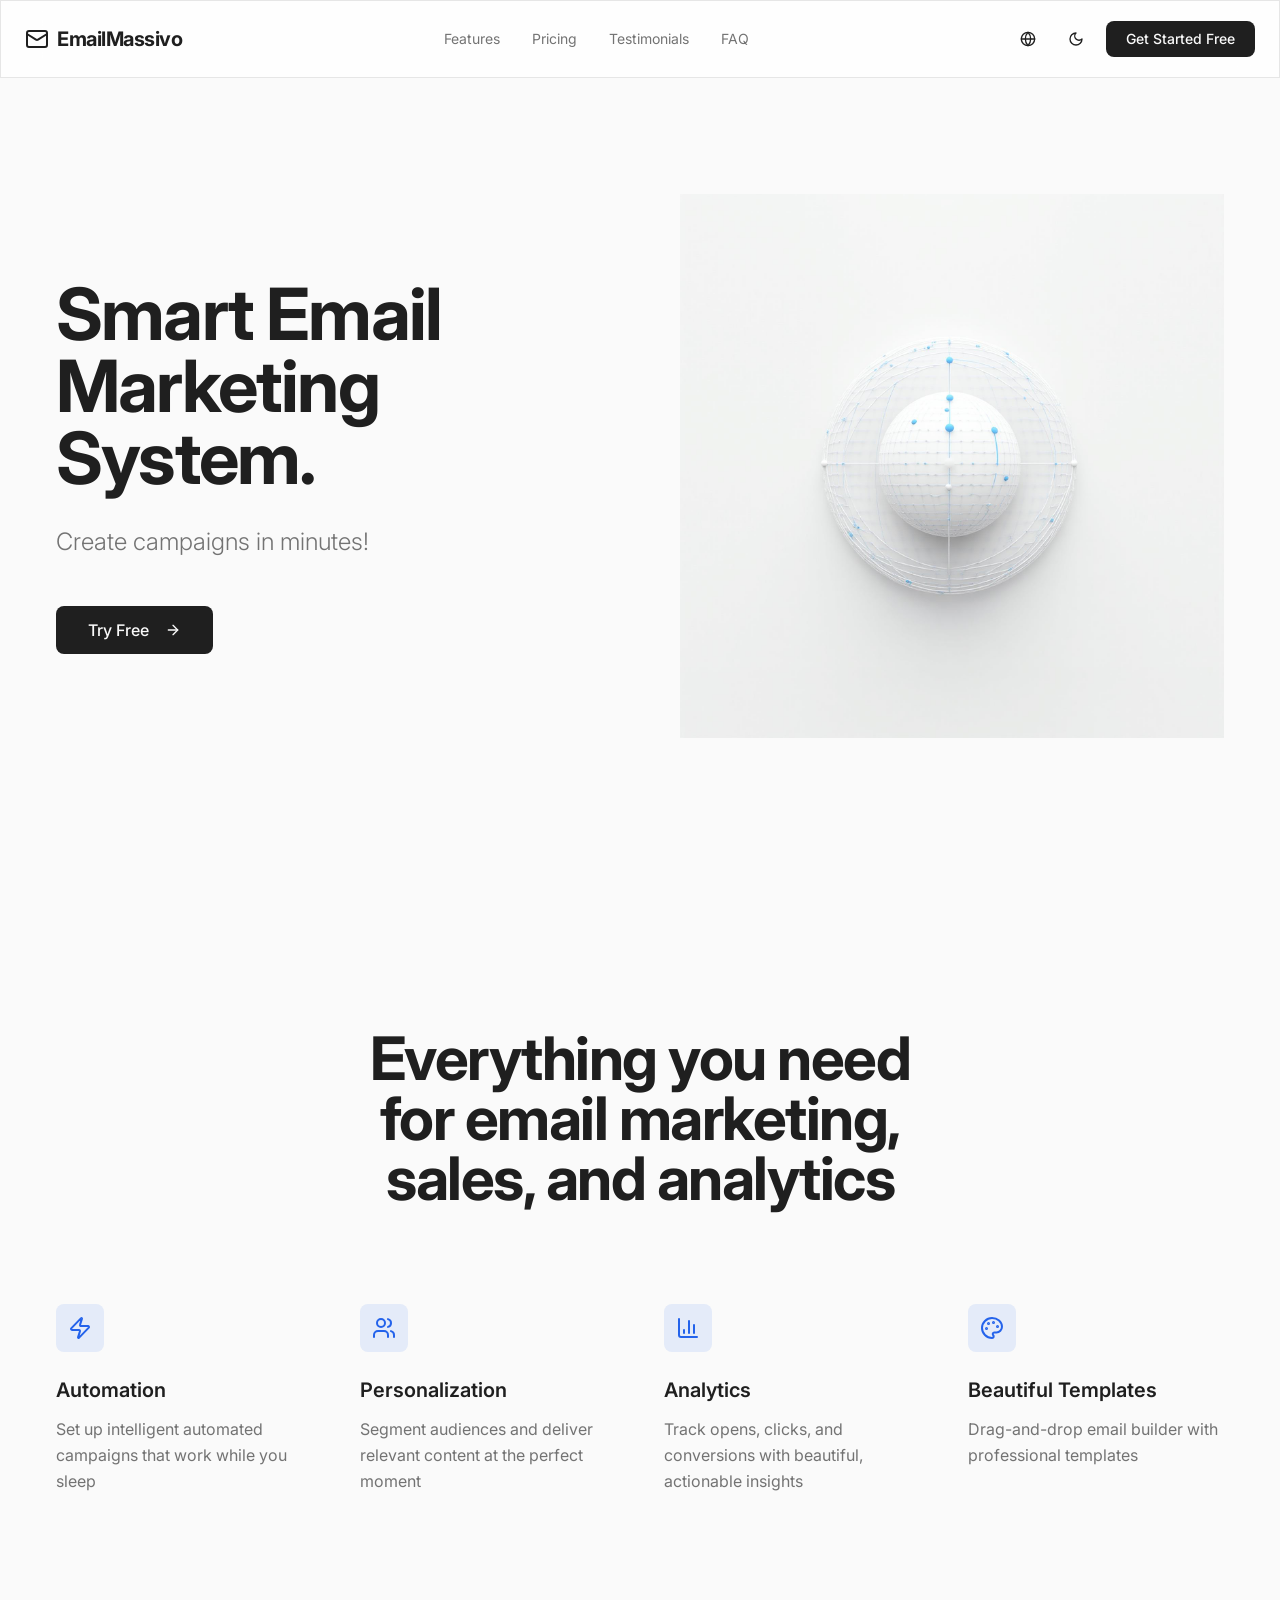
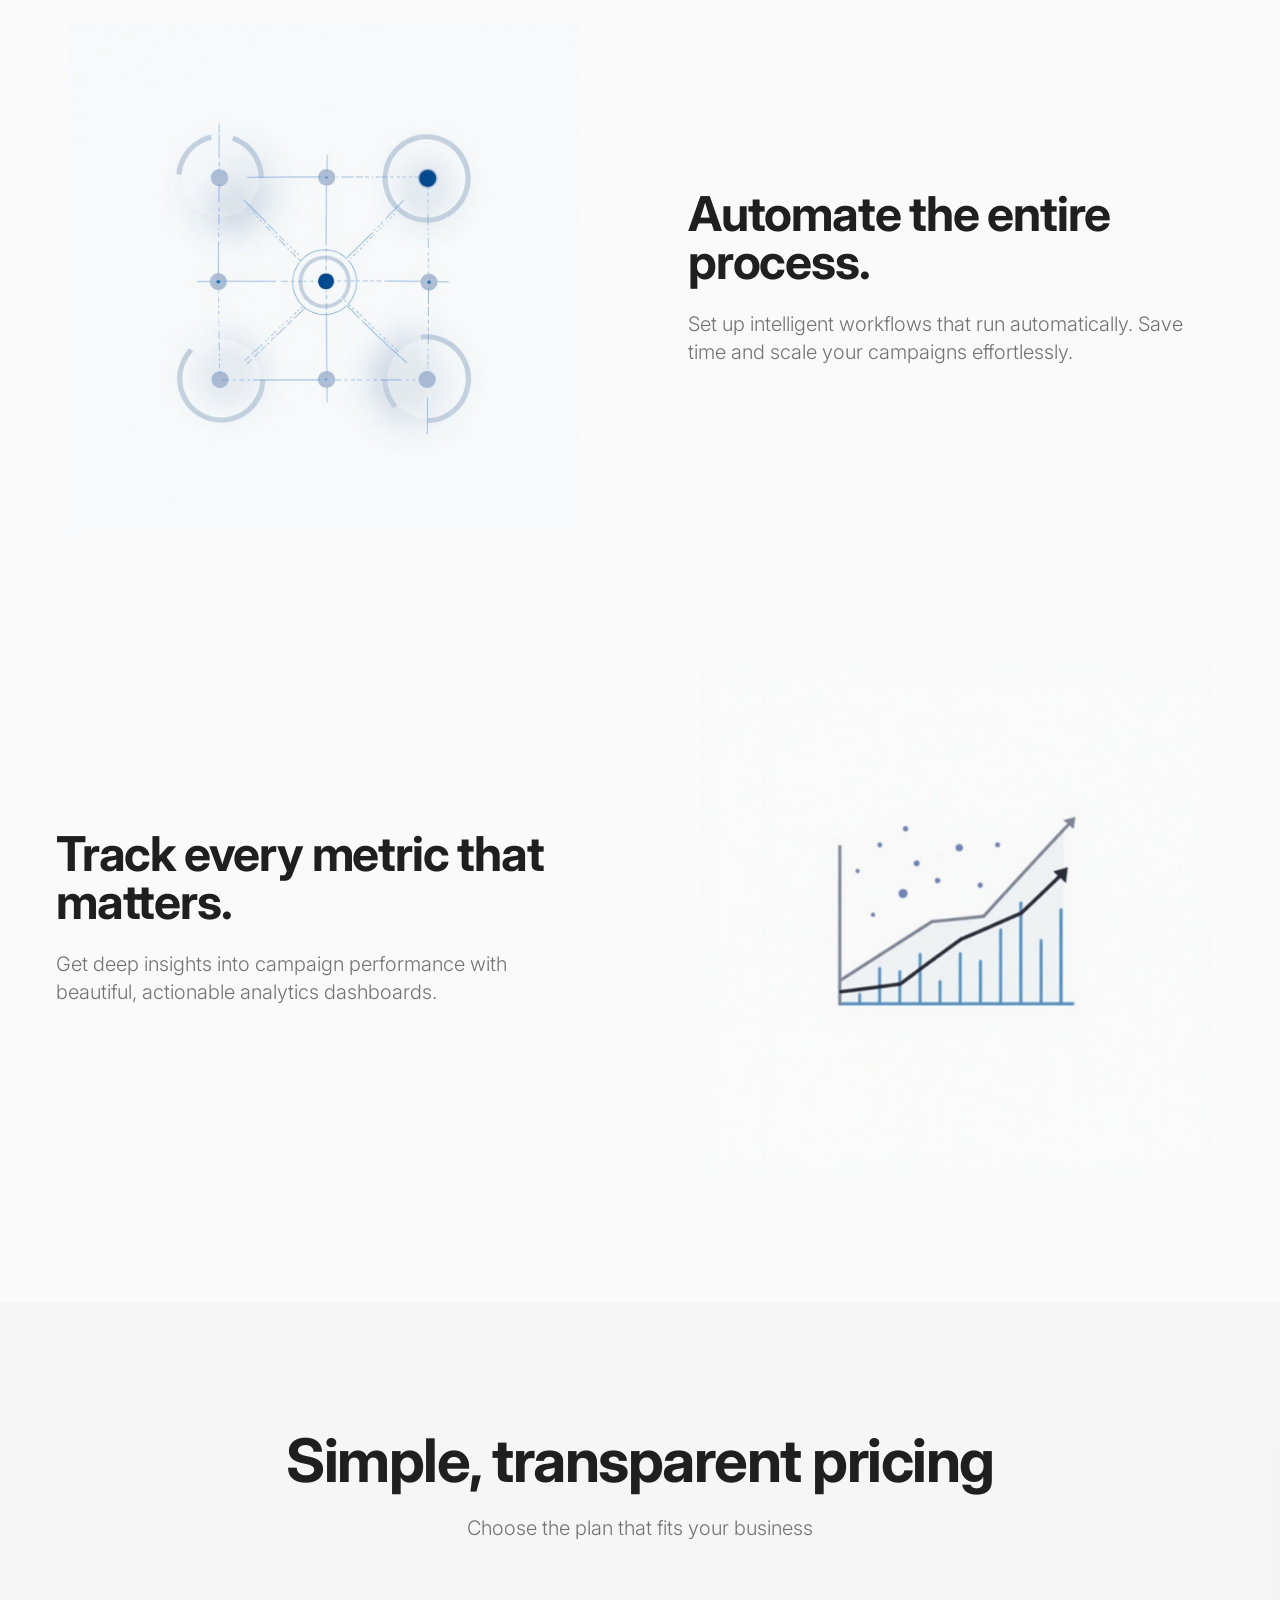
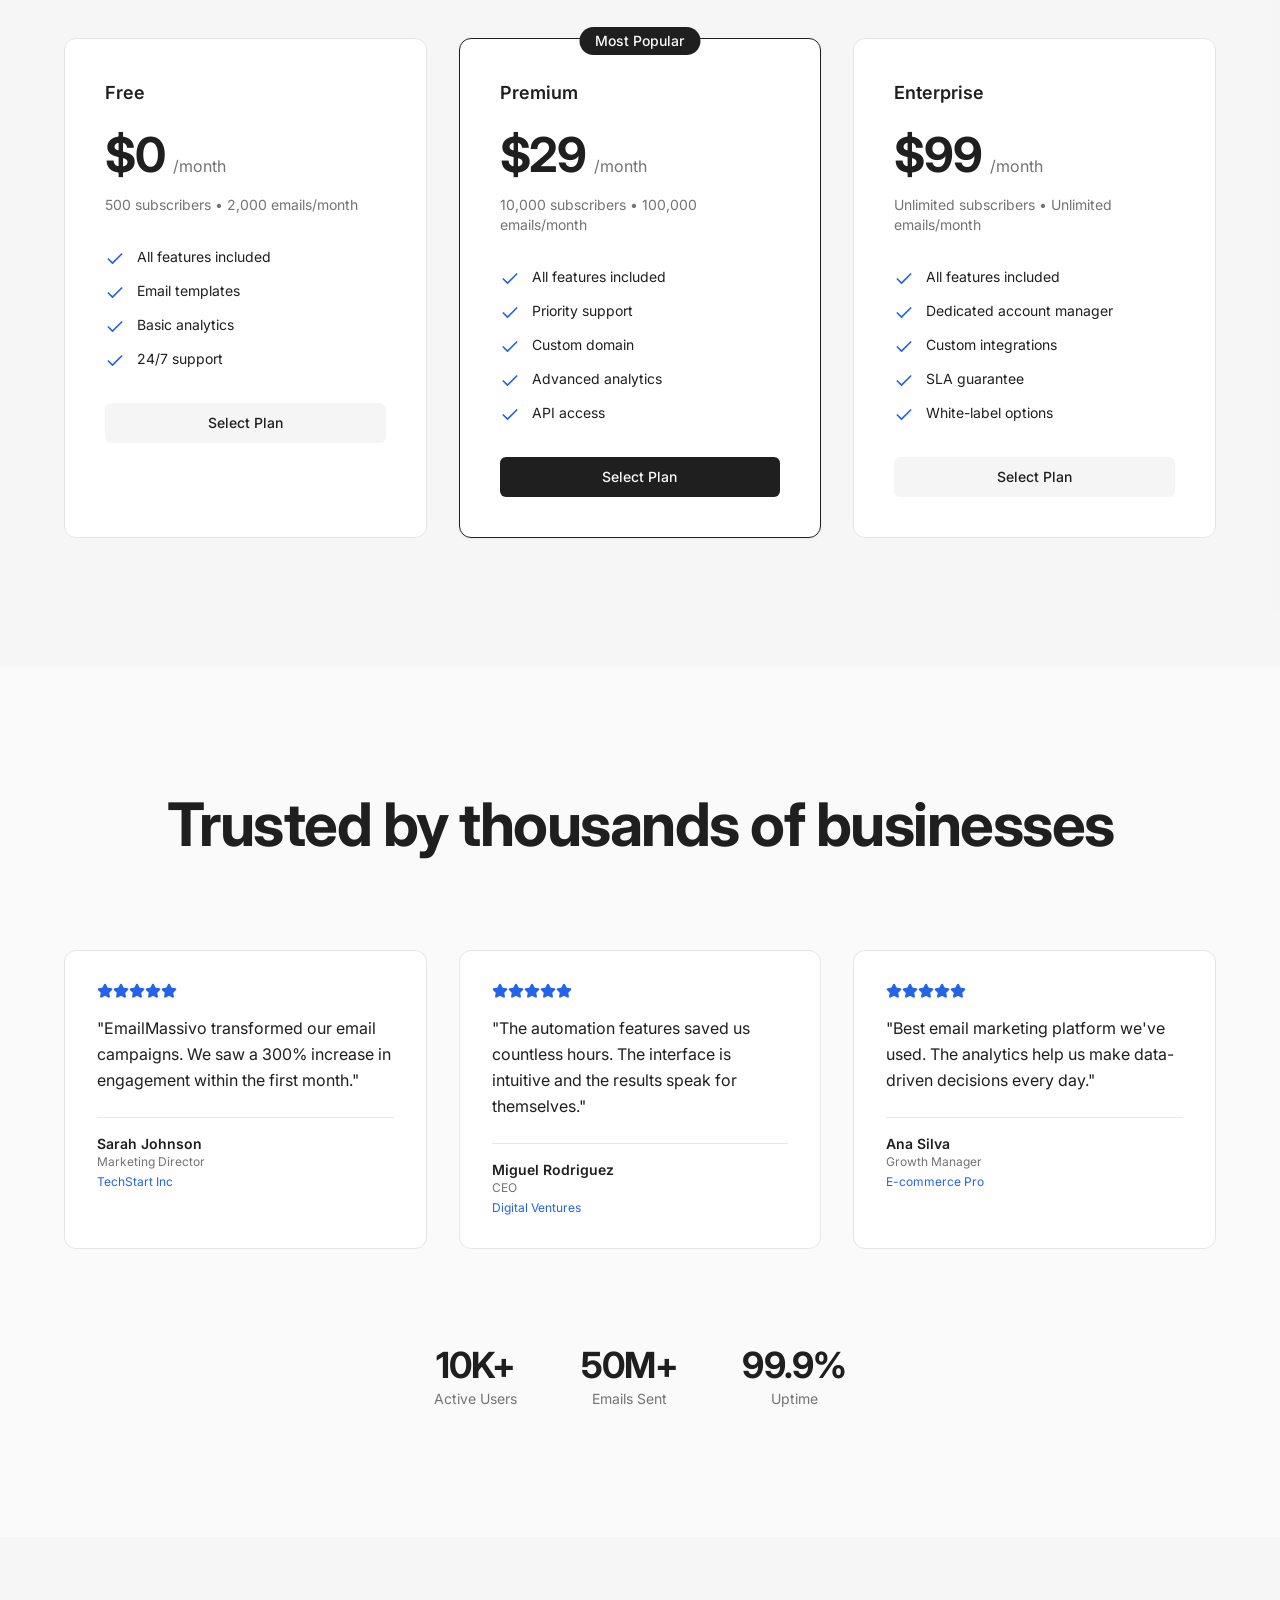
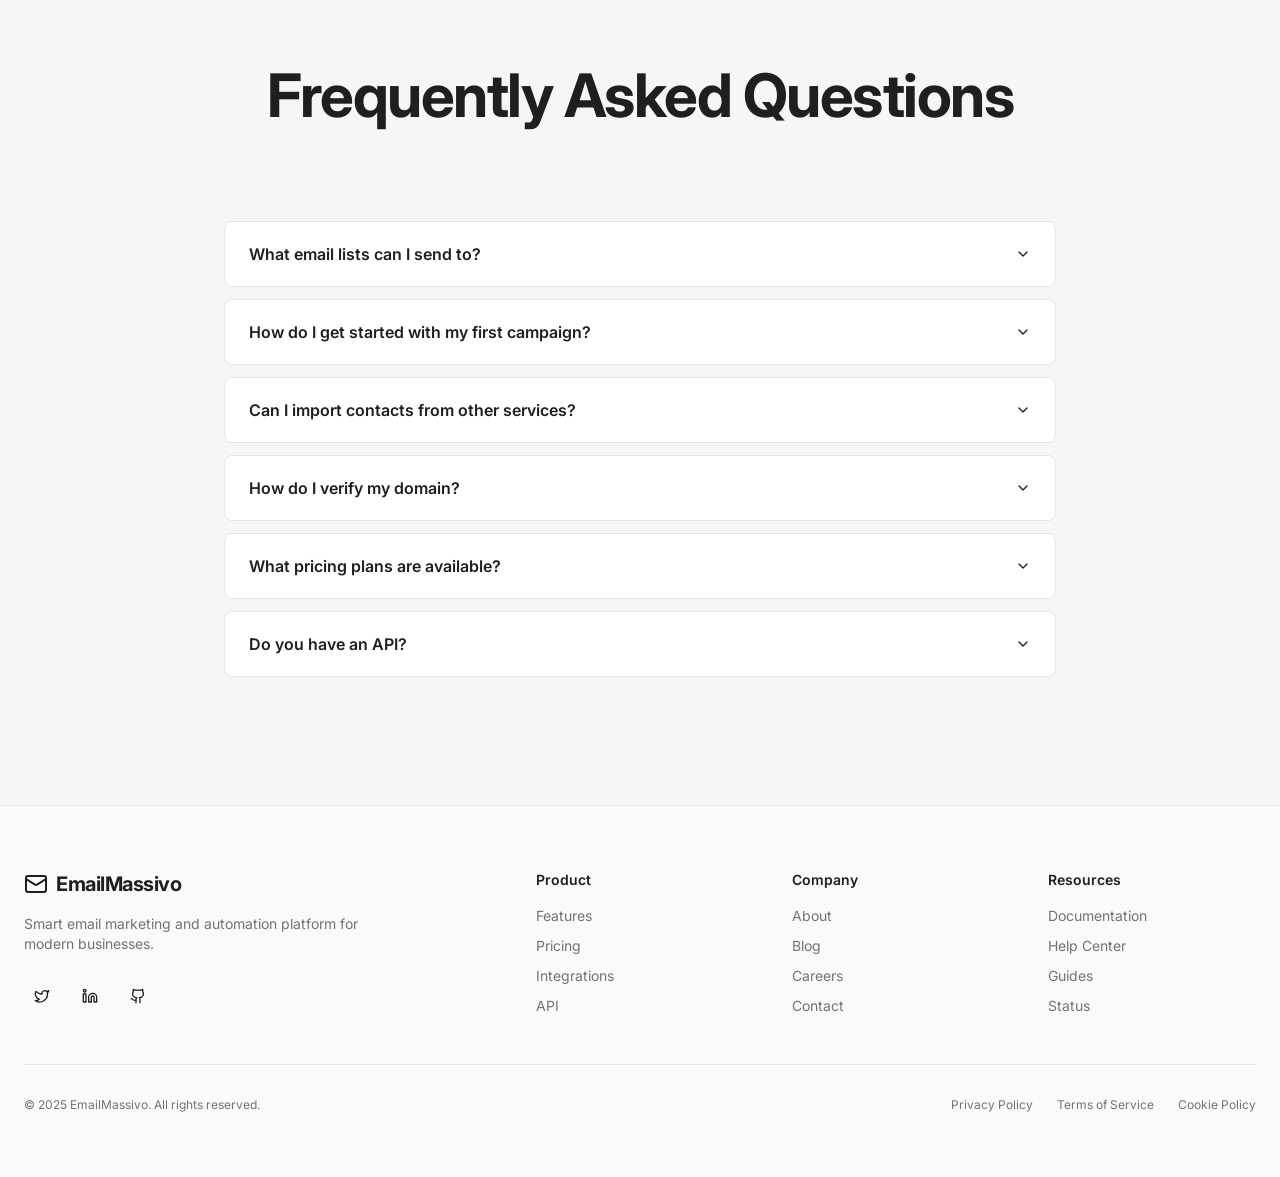
<file: index.html>
<!doctype html>
<html lang="en">
  <head>
    <meta charset="UTF-8" />
    <meta name="viewport" content="width=device-width, initial-scale=1.0" />
    <title>EmailMassivo - Smart Email Marketing & Automation Platform</title>
    <meta name="description" content="Transform your email marketing with EmailMassivo. Powerful automation, beautiful templates, and advanced analytics to grow your business." />
    <meta name="author" content="EmailMassivo" />
    <link rel="preconnect" href="https://fonts.googleapis.com">
    <link rel="preconnect" href="https://fonts.gstatic.com" crossorigin>
    <link href="https://fonts.googleapis.com/css2?family=Inter:wght@300;400;500;600;700;800;900&display=swap" rel="stylesheet">

    <meta property="og:title" content="EmailMassivo - Smart Email Marketing Platform" />
    <meta property="og:description" content="Transform your email marketing with powerful automation and analytics" />
    <meta property="og:type" content="website" />
    <meta property="og:image" content="https://lovable.dev/opengraph-image-p98pqg.png" />

    <meta name="twitter:card" content="summary_large_image" />
    <meta name="twitter:site" content="@emailmassivo" />
    <meta name="twitter:image" content="https://lovable.dev/opengraph-image-p98pqg.png" />
    <script type="module" crossorigin src="./assets/index-CZmEM6nK.js"></script>
    <link rel="stylesheet" crossorigin href="./assets/index-BE3-7nTD.css">
  </head>

  <body>
    <div id="root"></div>
  </body>
</html>
</file>
<file: assets/index-BE3-7nTD.css>
*,:before,:after{--tw-border-spacing-x: 0;--tw-border-spacing-y: 0;--tw-translate-x: 0;--tw-translate-y: 0;--tw-rotate: 0;--tw-skew-x: 0;--tw-skew-y: 0;--tw-scale-x: 1;--tw-scale-y: 1;--tw-pan-x: ;--tw-pan-y: ;--tw-pinch-zoom: ;--tw-scroll-snap-strictness: proximity;--tw-gradient-from-position: ;--tw-gradient-via-position: ;--tw-gradient-to-position: ;--tw-ordinal: ;--tw-slashed-zero: ;--tw-numeric-figure: ;--tw-numeric-spacing: ;--tw-numeric-fraction: ;--tw-ring-inset: ;--tw-ring-offset-width: 0px;--tw-ring-offset-color: #fff;--tw-ring-color: rgb(59 130 246 / .5);--tw-ring-offset-shadow: 0 0 #0000;--tw-ring-shadow: 0 0 #0000;--tw-shadow: 0 0 #0000;--tw-shadow-colored: 0 0 #0000;--tw-blur: ;--tw-brightness: ;--tw-contrast: ;--tw-grayscale: ;--tw-hue-rotate: ;--tw-invert: ;--tw-saturate: ;--tw-sepia: ;--tw-drop-shadow: ;--tw-backdrop-blur: ;--tw-backdrop-brightness: ;--tw-backdrop-contrast: ;--tw-backdrop-grayscale: ;--tw-backdrop-hue-rotate: ;--tw-backdrop-invert: ;--tw-backdrop-opacity: ;--tw-backdrop-saturate: ;--tw-backdrop-sepia: ;--tw-contain-size: ;--tw-contain-layout: ;--tw-contain-paint: ;--tw-contain-style: }::backdrop{--tw-border-spacing-x: 0;--tw-border-spacing-y: 0;--tw-translate-x: 0;--tw-translate-y: 0;--tw-rotate: 0;--tw-skew-x: 0;--tw-skew-y: 0;--tw-scale-x: 1;--tw-scale-y: 1;--tw-pan-x: ;--tw-pan-y: ;--tw-pinch-zoom: ;--tw-scroll-snap-strictness: proximity;--tw-gradient-from-position: ;--tw-gradient-via-position: ;--tw-gradient-to-position: ;--tw-ordinal: ;--tw-slashed-zero: ;--tw-numeric-figure: ;--tw-numeric-spacing: ;--tw-numeric-fraction: ;--tw-ring-inset: ;--tw-ring-offset-width: 0px;--tw-ring-offset-color: #fff;--tw-ring-color: rgb(59 130 246 / .5);--tw-ring-offset-shadow: 0 0 #0000;--tw-ring-shadow: 0 0 #0000;--tw-shadow: 0 0 #0000;--tw-shadow-colored: 0 0 #0000;--tw-blur: ;--tw-brightness: ;--tw-contrast: ;--tw-grayscale: ;--tw-hue-rotate: ;--tw-invert: ;--tw-saturate: ;--tw-sepia: ;--tw-drop-shadow: ;--tw-backdrop-blur: ;--tw-backdrop-brightness: ;--tw-backdrop-contrast: ;--tw-backdrop-grayscale: ;--tw-backdrop-hue-rotate: ;--tw-backdrop-invert: ;--tw-backdrop-opacity: ;--tw-backdrop-saturate: ;--tw-backdrop-sepia: ;--tw-contain-size: ;--tw-contain-layout: ;--tw-contain-paint: ;--tw-contain-style: }*,:before,:after{box-sizing:border-box;border-width:0;border-style:solid;border-color:#e5e7eb}:before,:after{--tw-content: ""}html,:host{line-height:1.5;-webkit-text-size-adjust:100%;-moz-tab-size:4;-o-tab-size:4;tab-size:4;font-family:ui-sans-serif,system-ui,sans-serif,"Apple Color Emoji","Segoe UI Emoji",Segoe UI Symbol,"Noto Color Emoji";font-feature-settings:normal;font-variation-settings:normal;-webkit-tap-highlight-color:transparent}body{margin:0;line-height:inherit}hr{height:0;color:inherit;border-top-width:1px}abbr:where([title]){-webkit-text-decoration:underline dotted;text-decoration:underline dotted}h1,h2,h3,h4,h5,h6{font-size:inherit;font-weight:inherit}a{color:inherit;text-decoration:inherit}b,strong{font-weight:bolder}code,kbd,samp,pre{font-family:ui-monospace,SFMono-Regular,Menlo,Monaco,Consolas,Liberation Mono,Courier New,monospace;font-feature-settings:normal;font-variation-settings:normal;font-size:1em}small{font-size:80%}sub,sup{font-size:75%;line-height:0;position:relative;vertical-align:baseline}sub{bottom:-.25em}sup{top:-.5em}table{text-indent:0;border-color:inherit;border-collapse:collapse}button,input,optgroup,select,textarea{font-family:inherit;font-feature-settings:inherit;font-variation-settings:inherit;font-size:100%;font-weight:inherit;line-height:inherit;letter-spacing:inherit;color:inherit;margin:0;padding:0}button,select{text-transform:none}button,input:where([type=button]),input:where([type=reset]),input:where([type=submit]){-webkit-appearance:button;background-color:transparent;background-image:none}:-moz-focusring{outline:auto}:-moz-ui-invalid{box-shadow:none}progress{vertical-align:baseline}::-webkit-inner-spin-button,::-webkit-outer-spin-button{height:auto}[type=search]{-webkit-appearance:textfield;outline-offset:-2px}::-webkit-search-decoration{-webkit-appearance:none}::-webkit-file-upload-button{-webkit-appearance:button;font:inherit}summary{display:list-item}blockquote,dl,dd,h1,h2,h3,h4,h5,h6,hr,figure,p,pre{margin:0}fieldset{margin:0;padding:0}legend{padding:0}ol,ul,menu{list-style:none;margin:0;padding:0}dialog{padding:0}textarea{resize:vertical}input::-moz-placeholder,textarea::-moz-placeholder{opacity:1;color:#9ca3af}input::placeholder,textarea::placeholder{opacity:1;color:#9ca3af}button,[role=button]{cursor:pointer}:disabled{cursor:default}img,svg,video,canvas,audio,iframe,embed,object{display:block;vertical-align:middle}img,video{max-width:100%;height:auto}[hidden]:where(:not([hidden=until-found])){display:none}:root{--background: 0 0% 98%;--foreground: 0 0% 12%;--card: 0 0% 100%;--card-foreground: 0 0% 12%;--popover: 0 0% 100%;--popover-foreground: 0 0% 12%;--primary: 221 83% 53%;--primary-foreground: 0 0% 100%;--secondary: 0 0% 96%;--secondary-foreground: 0 0% 12%;--muted: 0 0% 92%;--muted-foreground: 0 0% 45%;--accent: 221 83% 53%;--accent-foreground: 0 0% 100%;--destructive: 0 84% 60%;--destructive-foreground: 0 0% 100%;--border: 0 0% 90%;--input: 0 0% 90%;--ring: 221 83% 53%;--radius: .5rem;--hero-gradient-from: 221 83% 53%;--hero-gradient-to: 221 83% 53%;--glass-bg: 0 0% 100% / .8;--glass-border: 0 0% 90%;--shadow-sm: 0 1px 2px 0 hsl(0 0% 0% / .05);--shadow-md: 0 2px 4px 0 hsl(0 0% 0% / .06);--shadow-lg: 0 4px 8px 0 hsl(0 0% 0% / .08);--shadow-xl: 0 8px 16px 0 hsl(0 0% 0% / .1)}.dark{--background: 0 0% 7%;--foreground: 0 0% 95%;--card: 0 0% 10%;--card-foreground: 0 0% 95%;--popover: 0 0% 10%;--popover-foreground: 0 0% 95%;--primary: 221 83% 53%;--primary-foreground: 0 0% 100%;--secondary: 0 0% 14%;--secondary-foreground: 0 0% 95%;--muted: 0 0% 14%;--muted-foreground: 0 0% 60%;--accent: 221 83% 53%;--accent-foreground: 0 0% 100%;--destructive: 0 63% 31%;--destructive-foreground: 0 0% 100%;--border: 0 0% 20%;--input: 0 0% 20%;--ring: 221 83% 53%;--hero-gradient-from: 221 83% 53%;--hero-gradient-to: 221 83% 53%;--glass-bg: 0 0% 10% / .8;--glass-border: 0 0% 20%;--shadow-sm: 0 1px 2px 0 hsl(0 0% 0% / .5);--shadow-md: 0 2px 4px 0 hsl(0 0% 0% / .6);--shadow-lg: 0 4px 8px 0 hsl(0 0% 0% / .7);--shadow-xl: 0 8px 16px 0 hsl(0 0% 0% / .8)}*{border-color:hsl(var(--border))}body{background-color:hsl(var(--background));font-family:ui-sans-serif,system-ui,sans-serif,"Apple Color Emoji","Segoe UI Emoji",Segoe UI Symbol,"Noto Color Emoji";color:hsl(var(--foreground));-webkit-font-smoothing:antialiased;-moz-osx-font-smoothing:grayscale;font-family:Inter,-apple-system,BlinkMacSystemFont,Segoe UI,sans-serif}html{scroll-behavior:smooth}.container{width:100%;margin-right:auto;margin-left:auto;padding-right:2rem;padding-left:2rem}@media (min-width: 1400px){.container{max-width:1400px}}.sr-only{position:absolute;width:1px;height:1px;padding:0;margin:-1px;overflow:hidden;clip:rect(0,0,0,0);white-space:nowrap;border-width:0}.pointer-events-none{pointer-events:none}.pointer-events-auto{pointer-events:auto}.visible{visibility:visible}.invisible{visibility:hidden}.fixed{position:fixed}.absolute{position:absolute}.relative{position:relative}.inset-0{top:0;right:0;bottom:0;left:0}.inset-x-0{left:0;right:0}.inset-y-0{top:0;bottom:0}.-bottom-12{bottom:-3rem}.-left-12{left:-3rem}.-right-12{right:-3rem}.-top-12{top:-3rem}.-top-3{top:-.75rem}.bottom-0{bottom:0}.left-0{left:0}.left-1{left:.25rem}.left-1\/2{left:50%}.left-2{left:.5rem}.left-\[50\%\]{left:50%}.right-0{right:0}.right-1{right:.25rem}.right-2{right:.5rem}.right-3{right:.75rem}.right-4{right:1rem}.top-0{top:0}.top-1\.5{top:.375rem}.top-1\/2{top:50%}.top-2{top:.5rem}.top-3\.5{top:.875rem}.top-4{top:1rem}.top-\[1px\]{top:1px}.top-\[50\%\]{top:50%}.top-\[60\%\]{top:60%}.top-full{top:100%}.z-10{z-index:10}.z-20{z-index:20}.z-50{z-index:50}.z-\[100\]{z-index:100}.z-\[1\]{z-index:1}.order-1{order:1}.order-2{order:2}.-mx-1{margin-left:-.25rem;margin-right:-.25rem}.mx-2{margin-left:.5rem;margin-right:.5rem}.mx-3\.5{margin-left:.875rem;margin-right:.875rem}.mx-auto{margin-left:auto;margin-right:auto}.my-0\.5{margin-top:.125rem;margin-bottom:.125rem}.my-1{margin-top:.25rem;margin-bottom:.25rem}.-ml-4{margin-left:-1rem}.-mt-4{margin-top:-1rem}.mb-1{margin-bottom:.25rem}.mb-12{margin-bottom:3rem}.mb-24{margin-bottom:6rem}.mb-3{margin-bottom:.75rem}.mb-32{margin-bottom:8rem}.mb-4{margin-bottom:1rem}.mb-6{margin-bottom:1.5rem}.mb-8{margin-bottom:2rem}.ml-1{margin-left:.25rem}.ml-2{margin-left:.5rem}.ml-auto{margin-left:auto}.mr-2{margin-right:.5rem}.mt-0\.5{margin-top:.125rem}.mt-1{margin-top:.25rem}.mt-1\.5{margin-top:.375rem}.mt-2{margin-top:.5rem}.mt-24{margin-top:6rem}.mt-4{margin-top:1rem}.mt-auto{margin-top:auto}.block{display:block}.flex{display:flex}.inline-flex{display:inline-flex}.table{display:table}.grid{display:grid}.hidden{display:none}.aspect-square{aspect-ratio:1 / 1}.aspect-video{aspect-ratio:16 / 9}.size-4{width:1rem;height:1rem}.h-1\.5{height:.375rem}.h-10{height:2.5rem}.h-11{height:2.75rem}.h-12{height:3rem}.h-2{height:.5rem}.h-2\.5{height:.625rem}.h-3{height:.75rem}.h-3\.5{height:.875rem}.h-4{height:1rem}.h-5{height:1.25rem}.h-6{height:1.5rem}.h-7{height:1.75rem}.h-8{height:2rem}.h-9{height:2.25rem}.h-\[1px\]{height:1px}.h-\[var\(--radix-navigation-menu-viewport-height\)\]{height:var(--radix-navigation-menu-viewport-height)}.h-\[var\(--radix-select-trigger-height\)\]{height:var(--radix-select-trigger-height)}.h-auto{height:auto}.h-full{height:100%}.h-px{height:1px}.h-svh{height:100svh}.max-h-96{max-height:24rem}.max-h-\[300px\]{max-height:300px}.max-h-screen{max-height:100vh}.min-h-0{min-height:0px}.min-h-\[80px\]{min-height:80px}.min-h-screen{min-height:100vh}.min-h-svh{min-height:100svh}.w-0{width:0px}.w-1{width:.25rem}.w-10{width:2.5rem}.w-11{width:2.75rem}.w-12{width:3rem}.w-2{width:.5rem}.w-2\.5{width:.625rem}.w-3{width:.75rem}.w-3\.5{width:.875rem}.w-3\/4{width:75%}.w-4{width:1rem}.w-5{width:1.25rem}.w-6{width:1.5rem}.w-64{width:16rem}.w-7{width:1.75rem}.w-72{width:18rem}.w-8{width:2rem}.w-9{width:2.25rem}.w-\[--sidebar-width\]{width:var(--sidebar-width)}.w-\[100px\]{width:100px}.w-\[1px\]{width:1px}.w-auto{width:auto}.w-full{width:100%}.w-max{width:-moz-max-content;width:max-content}.w-px{width:1px}.min-w-0{min-width:0px}.min-w-5{min-width:1.25rem}.min-w-\[12rem\]{min-width:12rem}.min-w-\[8rem\]{min-width:8rem}.min-w-\[var\(--radix-select-trigger-width\)\]{min-width:var(--radix-select-trigger-width)}.max-w-2xl{max-width:42rem}.max-w-3xl{max-width:48rem}.max-w-4xl{max-width:56rem}.max-w-6xl{max-width:72rem}.max-w-7xl{max-width:80rem}.max-w-\[--skeleton-width\]{max-width:var(--skeleton-width)}.max-w-lg{max-width:32rem}.max-w-max{max-width:-moz-max-content;max-width:max-content}.max-w-sm{max-width:24rem}.max-w-xl{max-width:36rem}.flex-1{flex:1 1 0%}.flex-shrink-0,.shrink-0{flex-shrink:0}.grow{flex-grow:1}.grow-0{flex-grow:0}.basis-full{flex-basis:100%}.caption-bottom{caption-side:bottom}.border-collapse{border-collapse:collapse}.-translate-x-1\/2{--tw-translate-x: -50%;transform:translate(var(--tw-translate-x),var(--tw-translate-y)) rotate(var(--tw-rotate)) skew(var(--tw-skew-x)) skewY(var(--tw-skew-y)) scaleX(var(--tw-scale-x)) scaleY(var(--tw-scale-y))}.-translate-x-px{--tw-translate-x: -1px;transform:translate(var(--tw-translate-x),var(--tw-translate-y)) rotate(var(--tw-rotate)) skew(var(--tw-skew-x)) skewY(var(--tw-skew-y)) scaleX(var(--tw-scale-x)) scaleY(var(--tw-scale-y))}.-translate-y-1\/2{--tw-translate-y: -50%;transform:translate(var(--tw-translate-x),var(--tw-translate-y)) rotate(var(--tw-rotate)) skew(var(--tw-skew-x)) skewY(var(--tw-skew-y)) scaleX(var(--tw-scale-x)) scaleY(var(--tw-scale-y))}.translate-x-\[-50\%\]{--tw-translate-x: -50%;transform:translate(var(--tw-translate-x),var(--tw-translate-y)) rotate(var(--tw-rotate)) skew(var(--tw-skew-x)) skewY(var(--tw-skew-y)) scaleX(var(--tw-scale-x)) scaleY(var(--tw-scale-y))}.translate-x-px{--tw-translate-x: 1px;transform:translate(var(--tw-translate-x),var(--tw-translate-y)) rotate(var(--tw-rotate)) skew(var(--tw-skew-x)) skewY(var(--tw-skew-y)) scaleX(var(--tw-scale-x)) scaleY(var(--tw-scale-y))}.translate-y-\[-50\%\]{--tw-translate-y: -50%;transform:translate(var(--tw-translate-x),var(--tw-translate-y)) rotate(var(--tw-rotate)) skew(var(--tw-skew-x)) skewY(var(--tw-skew-y)) scaleX(var(--tw-scale-x)) scaleY(var(--tw-scale-y))}.rotate-45{--tw-rotate: 45deg;transform:translate(var(--tw-translate-x),var(--tw-translate-y)) rotate(var(--tw-rotate)) skew(var(--tw-skew-x)) skewY(var(--tw-skew-y)) scaleX(var(--tw-scale-x)) scaleY(var(--tw-scale-y))}.rotate-90{--tw-rotate: 90deg;transform:translate(var(--tw-translate-x),var(--tw-translate-y)) rotate(var(--tw-rotate)) skew(var(--tw-skew-x)) skewY(var(--tw-skew-y)) scaleX(var(--tw-scale-x)) scaleY(var(--tw-scale-y))}.transform{transform:translate(var(--tw-translate-x),var(--tw-translate-y)) rotate(var(--tw-rotate)) skew(var(--tw-skew-x)) skewY(var(--tw-skew-y)) scaleX(var(--tw-scale-x)) scaleY(var(--tw-scale-y))}@keyframes fade-in{0%{opacity:0;transform:translateY(10px)}to{opacity:1;transform:translateY(0)}}.animate-fade-in{animation:fade-in .6s ease-out}@keyframes fade-in-up{0%{opacity:0;transform:translateY(20px)}to{opacity:1;transform:translateY(0)}}.animate-fade-in-up{animation:fade-in-up .8s ease-out}@keyframes pulse{50%{opacity:.5}}.animate-pulse{animation:pulse 2s cubic-bezier(.4,0,.6,1) infinite}.cursor-default{cursor:default}.cursor-pointer{cursor:pointer}.touch-none{touch-action:none}.select-none{-webkit-user-select:none;-moz-user-select:none;user-select:none}.list-none{list-style-type:none}.flex-row{flex-direction:row}.flex-col{flex-direction:column}.flex-col-reverse{flex-direction:column-reverse}.flex-wrap{flex-wrap:wrap}.items-start{align-items:flex-start}.items-end{align-items:flex-end}.items-center{align-items:center}.items-stretch{align-items:stretch}.justify-end{justify-content:flex-end}.justify-center{justify-content:center}.justify-between{justify-content:space-between}.gap-1{gap:.25rem}.gap-1\.5{gap:.375rem}.gap-12{gap:3rem}.gap-2{gap:.5rem}.gap-20{gap:5rem}.gap-24{gap:6rem}.gap-4{gap:1rem}.gap-8{gap:2rem}.space-x-1>:not([hidden])~:not([hidden]){--tw-space-x-reverse: 0;margin-right:calc(.25rem * var(--tw-space-x-reverse));margin-left:calc(.25rem * calc(1 - var(--tw-space-x-reverse)))}.space-x-16>:not([hidden])~:not([hidden]){--tw-space-x-reverse: 0;margin-right:calc(4rem * var(--tw-space-x-reverse));margin-left:calc(4rem * calc(1 - var(--tw-space-x-reverse)))}.space-x-2>:not([hidden])~:not([hidden]){--tw-space-x-reverse: 0;margin-right:calc(.5rem * var(--tw-space-x-reverse));margin-left:calc(.5rem * calc(1 - var(--tw-space-x-reverse)))}.space-x-3>:not([hidden])~:not([hidden]){--tw-space-x-reverse: 0;margin-right:calc(.75rem * var(--tw-space-x-reverse));margin-left:calc(.75rem * calc(1 - var(--tw-space-x-reverse)))}.space-x-4>:not([hidden])~:not([hidden]){--tw-space-x-reverse: 0;margin-right:calc(1rem * var(--tw-space-x-reverse));margin-left:calc(1rem * calc(1 - var(--tw-space-x-reverse)))}.space-x-6>:not([hidden])~:not([hidden]){--tw-space-x-reverse: 0;margin-right:calc(1.5rem * var(--tw-space-x-reverse));margin-left:calc(1.5rem * calc(1 - var(--tw-space-x-reverse)))}.space-x-8>:not([hidden])~:not([hidden]){--tw-space-x-reverse: 0;margin-right:calc(2rem * var(--tw-space-x-reverse));margin-left:calc(2rem * calc(1 - var(--tw-space-x-reverse)))}.space-y-1>:not([hidden])~:not([hidden]){--tw-space-y-reverse: 0;margin-top:calc(.25rem * calc(1 - var(--tw-space-y-reverse)));margin-bottom:calc(.25rem * var(--tw-space-y-reverse))}.space-y-1\.5>:not([hidden])~:not([hidden]){--tw-space-y-reverse: 0;margin-top:calc(.375rem * calc(1 - var(--tw-space-y-reverse)));margin-bottom:calc(.375rem * var(--tw-space-y-reverse))}.space-y-2>:not([hidden])~:not([hidden]){--tw-space-y-reverse: 0;margin-top:calc(.5rem * calc(1 - var(--tw-space-y-reverse)));margin-bottom:calc(.5rem * var(--tw-space-y-reverse))}.space-y-2\.5>:not([hidden])~:not([hidden]){--tw-space-y-reverse: 0;margin-top:calc(.625rem * calc(1 - var(--tw-space-y-reverse)));margin-bottom:calc(.625rem * var(--tw-space-y-reverse))}.space-y-3>:not([hidden])~:not([hidden]){--tw-space-y-reverse: 0;margin-top:calc(.75rem * calc(1 - var(--tw-space-y-reverse)));margin-bottom:calc(.75rem * var(--tw-space-y-reverse))}.space-y-4>:not([hidden])~:not([hidden]){--tw-space-y-reverse: 0;margin-top:calc(1rem * calc(1 - var(--tw-space-y-reverse)));margin-bottom:calc(1rem * var(--tw-space-y-reverse))}.space-y-6>:not([hidden])~:not([hidden]){--tw-space-y-reverse: 0;margin-top:calc(1.5rem * calc(1 - var(--tw-space-y-reverse)));margin-bottom:calc(1.5rem * var(--tw-space-y-reverse))}.space-y-8>:not([hidden])~:not([hidden]){--tw-space-y-reverse: 0;margin-top:calc(2rem * calc(1 - var(--tw-space-y-reverse)));margin-bottom:calc(2rem * var(--tw-space-y-reverse))}.overflow-auto{overflow:auto}.overflow-hidden{overflow:hidden}.overflow-y-auto{overflow-y:auto}.overflow-x-hidden{overflow-x:hidden}.whitespace-nowrap{white-space:nowrap}.break-words{overflow-wrap:break-word}.rounded-\[2px\]{border-radius:2px}.rounded-\[inherit\]{border-radius:inherit}.rounded-full{border-radius:9999px}.rounded-lg{border-radius:var(--radius)}.rounded-md{border-radius:calc(var(--radius) - 2px)}.rounded-sm{border-radius:calc(var(--radius) - 4px)}.rounded-xl{border-radius:.75rem}.rounded-t-\[10px\]{border-top-left-radius:10px;border-top-right-radius:10px}.rounded-tl-sm{border-top-left-radius:calc(var(--radius) - 4px)}.border{border-width:1px}.border-2{border-width:2px}.border-\[1\.5px\]{border-width:1.5px}.border-y{border-top-width:1px;border-bottom-width:1px}.border-b{border-bottom-width:1px}.border-l{border-left-width:1px}.border-r{border-right-width:1px}.border-t{border-top-width:1px}.border-dashed{border-style:dashed}.border-\[--color-border\]{border-color:var(--color-border)}.border-border{border-color:hsl(var(--border))}.border-border\/50{border-color:hsl(var(--border) / .5)}.border-destructive{border-color:hsl(var(--destructive))}.border-destructive\/50{border-color:hsl(var(--destructive) / .5)}.border-foreground{border-color:hsl(var(--foreground))}.border-input{border-color:hsl(var(--input))}.border-primary{border-color:hsl(var(--primary))}.border-transparent{border-color:transparent}.border-l-transparent{border-left-color:transparent}.border-t-transparent{border-top-color:transparent}.bg-\[--color-bg\]{background-color:var(--color-bg)}.bg-accent{background-color:hsl(var(--accent))}.bg-background{background-color:hsl(var(--background))}.bg-black\/80{background-color:#000c}.bg-border{background-color:hsl(var(--border))}.bg-card{background-color:hsl(var(--card))}.bg-destructive{background-color:hsl(var(--destructive))}.bg-foreground{background-color:hsl(var(--foreground))}.bg-gray-100{--tw-bg-opacity: 1;background-color:rgb(243 244 246 / var(--tw-bg-opacity, 1))}.bg-muted{background-color:hsl(var(--muted))}.bg-muted\/30{background-color:hsl(var(--muted) / .3)}.bg-muted\/50{background-color:hsl(var(--muted) / .5)}.bg-popover{background-color:hsl(var(--popover))}.bg-primary{background-color:hsl(var(--primary))}.bg-primary\/10{background-color:hsl(var(--primary) / .1)}.bg-secondary{background-color:hsl(var(--secondary))}.bg-transparent{background-color:transparent}.fill-current{fill:currentColor}.fill-primary{fill:hsl(var(--primary))}.p-0{padding:0}.p-1{padding:.25rem}.p-10{padding:2.5rem}.p-2{padding:.5rem}.p-3{padding:.75rem}.p-4{padding:1rem}.p-6{padding:1.5rem}.p-8{padding:2rem}.p-\[1px\]{padding:1px}.px-1{padding-left:.25rem;padding-right:.25rem}.px-2{padding-left:.5rem;padding-right:.5rem}.px-2\.5{padding-left:.625rem;padding-right:.625rem}.px-3{padding-left:.75rem;padding-right:.75rem}.px-4{padding-left:1rem;padding-right:1rem}.px-5{padding-left:1.25rem;padding-right:1.25rem}.px-6{padding-left:1.5rem;padding-right:1.5rem}.px-8{padding-left:2rem;padding-right:2rem}.py-0\.5{padding-top:.125rem;padding-bottom:.125rem}.py-1{padding-top:.25rem;padding-bottom:.25rem}.py-1\.5{padding-top:.375rem;padding-bottom:.375rem}.py-16{padding-top:4rem;padding-bottom:4rem}.py-2{padding-top:.5rem;padding-bottom:.5rem}.py-3{padding-top:.75rem;padding-bottom:.75rem}.py-32{padding-top:8rem;padding-bottom:8rem}.py-4{padding-top:1rem;padding-bottom:1rem}.py-5{padding-top:1.25rem;padding-bottom:1.25rem}.py-6{padding-top:1.5rem;padding-bottom:1.5rem}.pb-3{padding-bottom:.75rem}.pb-32{padding-bottom:8rem}.pb-4{padding-bottom:1rem}.pb-5{padding-bottom:1.25rem}.pl-2\.5{padding-left:.625rem}.pl-4{padding-left:1rem}.pl-8{padding-left:2rem}.pr-2{padding-right:.5rem}.pr-2\.5{padding-right:.625rem}.pr-8{padding-right:2rem}.pt-0{padding-top:0}.pt-1{padding-top:.25rem}.pt-3{padding-top:.75rem}.pt-4{padding-top:1rem}.pt-40{padding-top:10rem}.pt-8{padding-top:2rem}.text-left{text-align:left}.text-center{text-align:center}.align-middle{vertical-align:middle}.font-mono{font-family:ui-monospace,SFMono-Regular,Menlo,Monaco,Consolas,Liberation Mono,Courier New,monospace}.text-2xl{font-size:1.5rem;line-height:2rem}.text-4xl{font-size:2.25rem;line-height:2.5rem}.text-5xl{font-size:3rem;line-height:1}.text-6xl{font-size:3.75rem;line-height:1}.text-\[0\.8rem\]{font-size:.8rem}.text-base{font-size:1rem;line-height:1.5rem}.text-lg{font-size:1.125rem;line-height:1.75rem}.text-sm{font-size:.875rem;line-height:1.25rem}.text-xl{font-size:1.25rem;line-height:1.75rem}.text-xs{font-size:.75rem;line-height:1rem}.font-bold{font-weight:700}.font-light{font-weight:300}.font-medium{font-weight:500}.font-normal{font-weight:400}.font-semibold{font-weight:600}.tabular-nums{--tw-numeric-spacing: tabular-nums;font-variant-numeric:var(--tw-ordinal) var(--tw-slashed-zero) var(--tw-numeric-figure) var(--tw-numeric-spacing) var(--tw-numeric-fraction)}.leading-\[1\.1\]{line-height:1.1}.leading-none{line-height:1}.leading-relaxed{line-height:1.625}.tracking-tight{letter-spacing:-.025em}.tracking-widest{letter-spacing:.1em}.text-accent-foreground{color:hsl(var(--accent-foreground))}.text-background{color:hsl(var(--background))}.text-blue-500{--tw-text-opacity: 1;color:rgb(59 130 246 / var(--tw-text-opacity, 1))}.text-card-foreground{color:hsl(var(--card-foreground))}.text-current{color:currentColor}.text-destructive{color:hsl(var(--destructive))}.text-destructive-foreground{color:hsl(var(--destructive-foreground))}.text-foreground{color:hsl(var(--foreground))}.text-foreground\/50{color:hsl(var(--foreground) / .5)}.text-gray-600{--tw-text-opacity: 1;color:rgb(75 85 99 / var(--tw-text-opacity, 1))}.text-muted-foreground{color:hsl(var(--muted-foreground))}.text-popover-foreground{color:hsl(var(--popover-foreground))}.text-primary{color:hsl(var(--primary))}.text-primary-foreground{color:hsl(var(--primary-foreground))}.text-secondary-foreground{color:hsl(var(--secondary-foreground))}.underline{text-decoration-line:underline}.underline-offset-4{text-underline-offset:4px}.opacity-0{opacity:0}.opacity-50{opacity:.5}.opacity-60{opacity:.6}.opacity-70{opacity:.7}.opacity-90{opacity:.9}.shadow-\[0_0_0_1px_hsl\(var\(--sidebar-border\)\)\]{--tw-shadow: 0 0 0 1px hsl(var(--sidebar-border));--tw-shadow-colored: 0 0 0 1px var(--tw-shadow-color);box-shadow:var(--tw-ring-offset-shadow, 0 0 #0000),var(--tw-ring-shadow, 0 0 #0000),var(--tw-shadow)}.shadow-lg{--tw-shadow: 0 10px 15px -3px rgb(0 0 0 / .1), 0 4px 6px -4px rgb(0 0 0 / .1);--tw-shadow-colored: 0 10px 15px -3px var(--tw-shadow-color), 0 4px 6px -4px var(--tw-shadow-color);box-shadow:var(--tw-ring-offset-shadow, 0 0 #0000),var(--tw-ring-shadow, 0 0 #0000),var(--tw-shadow)}.shadow-md{--tw-shadow: 0 4px 6px -1px rgb(0 0 0 / .1), 0 2px 4px -2px rgb(0 0 0 / .1);--tw-shadow-colored: 0 4px 6px -1px var(--tw-shadow-color), 0 2px 4px -2px var(--tw-shadow-color);box-shadow:var(--tw-ring-offset-shadow, 0 0 #0000),var(--tw-ring-shadow, 0 0 #0000),var(--tw-shadow)}.shadow-minimal{--tw-shadow: 0 1px 3px 0 rgba(0, 0, 0, .05);--tw-shadow-colored: 0 1px 3px 0 var(--tw-shadow-color);box-shadow:var(--tw-ring-offset-shadow, 0 0 #0000),var(--tw-ring-shadow, 0 0 #0000),var(--tw-shadow)}.shadow-none{--tw-shadow: 0 0 #0000;--tw-shadow-colored: 0 0 #0000;box-shadow:var(--tw-ring-offset-shadow, 0 0 #0000),var(--tw-ring-shadow, 0 0 #0000),var(--tw-shadow)}.shadow-sm{--tw-shadow: 0 1px 2px 0 rgb(0 0 0 / .05);--tw-shadow-colored: 0 1px 2px 0 var(--tw-shadow-color);box-shadow:var(--tw-ring-offset-shadow, 0 0 #0000),var(--tw-ring-shadow, 0 0 #0000),var(--tw-shadow)}.shadow-xl{--tw-shadow: 0 20px 25px -5px rgb(0 0 0 / .1), 0 8px 10px -6px rgb(0 0 0 / .1);--tw-shadow-colored: 0 20px 25px -5px var(--tw-shadow-color), 0 8px 10px -6px var(--tw-shadow-color);box-shadow:var(--tw-ring-offset-shadow, 0 0 #0000),var(--tw-ring-shadow, 0 0 #0000),var(--tw-shadow)}.outline-none{outline:2px solid transparent;outline-offset:2px}.outline{outline-style:solid}.ring-0{--tw-ring-offset-shadow: var(--tw-ring-inset) 0 0 0 var(--tw-ring-offset-width) var(--tw-ring-offset-color);--tw-ring-shadow: var(--tw-ring-inset) 0 0 0 calc(0px + var(--tw-ring-offset-width)) var(--tw-ring-color);box-shadow:var(--tw-ring-offset-shadow),var(--tw-ring-shadow),var(--tw-shadow, 0 0 #0000)}.ring-2{--tw-ring-offset-shadow: var(--tw-ring-inset) 0 0 0 var(--tw-ring-offset-width) var(--tw-ring-offset-color);--tw-ring-shadow: var(--tw-ring-inset) 0 0 0 calc(2px + var(--tw-ring-offset-width)) var(--tw-ring-color);box-shadow:var(--tw-ring-offset-shadow),var(--tw-ring-shadow),var(--tw-shadow, 0 0 #0000)}.ring-ring{--tw-ring-color: hsl(var(--ring))}.ring-offset-background{--tw-ring-offset-color: hsl(var(--background))}.filter{filter:var(--tw-blur) var(--tw-brightness) var(--tw-contrast) var(--tw-grayscale) var(--tw-hue-rotate) var(--tw-invert) var(--tw-saturate) var(--tw-sepia) var(--tw-drop-shadow)}.transition{transition-property:color,background-color,border-color,text-decoration-color,fill,stroke,opacity,box-shadow,transform,filter,-webkit-backdrop-filter;transition-property:color,background-color,border-color,text-decoration-color,fill,stroke,opacity,box-shadow,transform,filter,backdrop-filter;transition-property:color,background-color,border-color,text-decoration-color,fill,stroke,opacity,box-shadow,transform,filter,backdrop-filter,-webkit-backdrop-filter;transition-timing-function:cubic-bezier(.4,0,.2,1);transition-duration:.15s}.transition-\[left\,right\,width\]{transition-property:left,right,width;transition-timing-function:cubic-bezier(.4,0,.2,1);transition-duration:.15s}.transition-\[margin\,opa\]{transition-property:margin,opa;transition-timing-function:cubic-bezier(.4,0,.2,1);transition-duration:.15s}.transition-\[width\,height\,padding\]{transition-property:width,height,padding;transition-timing-function:cubic-bezier(.4,0,.2,1);transition-duration:.15s}.transition-\[width\]{transition-property:width;transition-timing-function:cubic-bezier(.4,0,.2,1);transition-duration:.15s}.transition-all{transition-property:all;transition-timing-function:cubic-bezier(.4,0,.2,1);transition-duration:.15s}.transition-colors{transition-property:color,background-color,border-color,text-decoration-color,fill,stroke;transition-timing-function:cubic-bezier(.4,0,.2,1);transition-duration:.15s}.transition-opacity{transition-property:opacity;transition-timing-function:cubic-bezier(.4,0,.2,1);transition-duration:.15s}.transition-transform{transition-property:transform;transition-timing-function:cubic-bezier(.4,0,.2,1);transition-duration:.15s}.duration-1000{transition-duration:1s}.duration-200{transition-duration:.2s}.duration-300{transition-duration:.3s}.ease-in-out{transition-timing-function:cubic-bezier(.4,0,.2,1)}.ease-linear{transition-timing-function:linear}@keyframes enter{0%{opacity:var(--tw-enter-opacity, 1);transform:translate3d(var(--tw-enter-translate-x, 0),var(--tw-enter-translate-y, 0),0) scale3d(var(--tw-enter-scale, 1),var(--tw-enter-scale, 1),var(--tw-enter-scale, 1)) rotate(var(--tw-enter-rotate, 0))}}@keyframes exit{to{opacity:var(--tw-exit-opacity, 1);transform:translate3d(var(--tw-exit-translate-x, 0),var(--tw-exit-translate-y, 0),0) scale3d(var(--tw-exit-scale, 1),var(--tw-exit-scale, 1),var(--tw-exit-scale, 1)) rotate(var(--tw-exit-rotate, 0))}}.animate-in{animation-name:enter;animation-duration:.15s;--tw-enter-opacity: initial;--tw-enter-scale: initial;--tw-enter-rotate: initial;--tw-enter-translate-x: initial;--tw-enter-translate-y: initial}.fade-in-0{--tw-enter-opacity: 0}.fade-in-80{--tw-enter-opacity: .8}.zoom-in-95{--tw-enter-scale: .95}.duration-1000{animation-duration:1s}.duration-200{animation-duration:.2s}.duration-300{animation-duration:.3s}.ease-in-out{animation-timing-function:cubic-bezier(.4,0,.2,1)}.ease-linear{animation-timing-function:linear}.running{animation-play-state:running}.text-balance{text-wrap:balance}.glass-effect{background:hsl(var(--glass-bg));backdrop-filter:blur(20px);-webkit-backdrop-filter:blur(20px);border:1px solid hsl(var(--glass-border))}.file\:border-0::file-selector-button{border-width:0px}.file\:bg-transparent::file-selector-button{background-color:transparent}.file\:text-sm::file-selector-button{font-size:.875rem;line-height:1.25rem}.file\:font-medium::file-selector-button{font-weight:500}.file\:text-foreground::file-selector-button{color:hsl(var(--foreground))}.placeholder\:text-muted-foreground::-moz-placeholder{color:hsl(var(--muted-foreground))}.placeholder\:text-muted-foreground::placeholder{color:hsl(var(--muted-foreground))}.after\:absolute:after{content:var(--tw-content);position:absolute}.after\:-inset-2:after{content:var(--tw-content);top:-.5rem;right:-.5rem;bottom:-.5rem;left:-.5rem}.after\:inset-y-0:after{content:var(--tw-content);top:0;bottom:0}.after\:left-1\/2:after{content:var(--tw-content);left:50%}.after\:w-1:after{content:var(--tw-content);width:.25rem}.after\:w-\[2px\]:after{content:var(--tw-content);width:2px}.after\:-translate-x-1\/2:after{content:var(--tw-content);--tw-translate-x: -50%;transform:translate(var(--tw-translate-x),var(--tw-translate-y)) rotate(var(--tw-rotate)) skew(var(--tw-skew-x)) skewY(var(--tw-skew-y)) scaleX(var(--tw-scale-x)) scaleY(var(--tw-scale-y))}.first\:rounded-l-md:first-child{border-top-left-radius:calc(var(--radius) - 2px);border-bottom-left-radius:calc(var(--radius) - 2px)}.first\:border-l:first-child{border-left-width:1px}.last\:rounded-r-md:last-child{border-top-right-radius:calc(var(--radius) - 2px);border-bottom-right-radius:calc(var(--radius) - 2px)}.focus-within\:relative:focus-within{position:relative}.focus-within\:z-20:focus-within{z-index:20}.hover\:bg-accent:hover{background-color:hsl(var(--accent))}.hover\:bg-destructive\/80:hover{background-color:hsl(var(--destructive) / .8)}.hover\:bg-destructive\/90:hover{background-color:hsl(var(--destructive) / .9)}.hover\:bg-foreground\/90:hover{background-color:hsl(var(--foreground) / .9)}.hover\:bg-muted:hover{background-color:hsl(var(--muted))}.hover\:bg-muted\/50:hover{background-color:hsl(var(--muted) / .5)}.hover\:bg-primary:hover{background-color:hsl(var(--primary))}.hover\:bg-primary\/80:hover{background-color:hsl(var(--primary) / .8)}.hover\:bg-primary\/90:hover{background-color:hsl(var(--primary) / .9)}.hover\:bg-secondary:hover{background-color:hsl(var(--secondary))}.hover\:bg-secondary\/80:hover{background-color:hsl(var(--secondary) / .8)}.hover\:text-accent-foreground:hover{color:hsl(var(--accent-foreground))}.hover\:text-blue-700:hover{--tw-text-opacity: 1;color:rgb(29 78 216 / var(--tw-text-opacity, 1))}.hover\:text-foreground:hover{color:hsl(var(--foreground))}.hover\:text-muted-foreground:hover{color:hsl(var(--muted-foreground))}.hover\:text-primary-foreground:hover{color:hsl(var(--primary-foreground))}.hover\:underline:hover{text-decoration-line:underline}.hover\:no-underline:hover{text-decoration-line:none}.hover\:opacity-100:hover{opacity:1}.hover\:shadow-\[0_0_0_1px_hsl\(var\(--sidebar-accent\)\)\]:hover{--tw-shadow: 0 0 0 1px hsl(var(--sidebar-accent));--tw-shadow-colored: 0 0 0 1px var(--tw-shadow-color);box-shadow:var(--tw-ring-offset-shadow, 0 0 #0000),var(--tw-ring-shadow, 0 0 #0000),var(--tw-shadow)}.focus\:bg-accent:focus{background-color:hsl(var(--accent))}.focus\:bg-primary:focus{background-color:hsl(var(--primary))}.focus\:text-accent-foreground:focus{color:hsl(var(--accent-foreground))}.focus\:text-primary-foreground:focus{color:hsl(var(--primary-foreground))}.focus\:opacity-100:focus{opacity:1}.focus\:outline-none:focus{outline:2px solid transparent;outline-offset:2px}.focus\:ring-2:focus{--tw-ring-offset-shadow: var(--tw-ring-inset) 0 0 0 var(--tw-ring-offset-width) var(--tw-ring-offset-color);--tw-ring-shadow: var(--tw-ring-inset) 0 0 0 calc(2px + var(--tw-ring-offset-width)) var(--tw-ring-color);box-shadow:var(--tw-ring-offset-shadow),var(--tw-ring-shadow),var(--tw-shadow, 0 0 #0000)}.focus\:ring-ring:focus{--tw-ring-color: hsl(var(--ring))}.focus\:ring-offset-2:focus{--tw-ring-offset-width: 2px}.focus-visible\:outline-none:focus-visible{outline:2px solid transparent;outline-offset:2px}.focus-visible\:ring-1:focus-visible{--tw-ring-offset-shadow: var(--tw-ring-inset) 0 0 0 var(--tw-ring-offset-width) var(--tw-ring-offset-color);--tw-ring-shadow: var(--tw-ring-inset) 0 0 0 calc(1px + var(--tw-ring-offset-width)) var(--tw-ring-color);box-shadow:var(--tw-ring-offset-shadow),var(--tw-ring-shadow),var(--tw-shadow, 0 0 #0000)}.focus-visible\:ring-2:focus-visible{--tw-ring-offset-shadow: var(--tw-ring-inset) 0 0 0 var(--tw-ring-offset-width) var(--tw-ring-offset-color);--tw-ring-shadow: var(--tw-ring-inset) 0 0 0 calc(2px + var(--tw-ring-offset-width)) var(--tw-ring-color);box-shadow:var(--tw-ring-offset-shadow),var(--tw-ring-shadow),var(--tw-shadow, 0 0 #0000)}.focus-visible\:ring-ring:focus-visible{--tw-ring-color: hsl(var(--ring))}.focus-visible\:ring-offset-1:focus-visible{--tw-ring-offset-width: 1px}.focus-visible\:ring-offset-2:focus-visible{--tw-ring-offset-width: 2px}.focus-visible\:ring-offset-background:focus-visible{--tw-ring-offset-color: hsl(var(--background))}.disabled\:pointer-events-none:disabled{pointer-events:none}.disabled\:cursor-not-allowed:disabled{cursor:not-allowed}.disabled\:opacity-50:disabled{opacity:.5}.group\/menu-item:focus-within .group-focus-within\/menu-item\:opacity-100{opacity:1}.group:hover .group-hover\:translate-x-1{--tw-translate-x: .25rem;transform:translate(var(--tw-translate-x),var(--tw-translate-y)) rotate(var(--tw-rotate)) skew(var(--tw-skew-x)) skewY(var(--tw-skew-y)) scaleX(var(--tw-scale-x)) scaleY(var(--tw-scale-y))}.group\/menu-item:hover .group-hover\/menu-item\:opacity-100,.group:hover .group-hover\:opacity-100{opacity:1}.group.destructive .group-\[\.destructive\]\:border-muted\/40{border-color:hsl(var(--muted) / .4)}.group.toaster .group-\[\.toaster\]\:border-border{border-color:hsl(var(--border))}.group.toast .group-\[\.toast\]\:bg-muted{background-color:hsl(var(--muted))}.group.toast .group-\[\.toast\]\:bg-primary{background-color:hsl(var(--primary))}.group.toaster .group-\[\.toaster\]\:bg-background{background-color:hsl(var(--background))}.group.destructive .group-\[\.destructive\]\:text-red-300{--tw-text-opacity: 1;color:rgb(252 165 165 / var(--tw-text-opacity, 1))}.group.toast .group-\[\.toast\]\:text-muted-foreground{color:hsl(var(--muted-foreground))}.group.toast .group-\[\.toast\]\:text-primary-foreground{color:hsl(var(--primary-foreground))}.group.toaster .group-\[\.toaster\]\:text-foreground{color:hsl(var(--foreground))}.group.toaster .group-\[\.toaster\]\:shadow-lg{--tw-shadow: 0 10px 15px -3px rgb(0 0 0 / .1), 0 4px 6px -4px rgb(0 0 0 / .1);--tw-shadow-colored: 0 10px 15px -3px var(--tw-shadow-color), 0 4px 6px -4px var(--tw-shadow-color);box-shadow:var(--tw-ring-offset-shadow, 0 0 #0000),var(--tw-ring-shadow, 0 0 #0000),var(--tw-shadow)}.group.destructive .group-\[\.destructive\]\:hover\:border-destructive\/30:hover{border-color:hsl(var(--destructive) / .3)}.group.destructive .group-\[\.destructive\]\:hover\:bg-destructive:hover{background-color:hsl(var(--destructive))}.group.destructive .group-\[\.destructive\]\:hover\:text-destructive-foreground:hover{color:hsl(var(--destructive-foreground))}.group.destructive .group-\[\.destructive\]\:hover\:text-red-50:hover{--tw-text-opacity: 1;color:rgb(254 242 242 / var(--tw-text-opacity, 1))}.group.destructive .group-\[\.destructive\]\:focus\:ring-destructive:focus{--tw-ring-color: hsl(var(--destructive))}.group.destructive .group-\[\.destructive\]\:focus\:ring-red-400:focus{--tw-ring-opacity: 1;--tw-ring-color: rgb(248 113 113 / var(--tw-ring-opacity, 1))}.group.destructive .group-\[\.destructive\]\:focus\:ring-offset-red-600:focus{--tw-ring-offset-color: #dc2626}.peer:disabled~.peer-disabled\:cursor-not-allowed{cursor:not-allowed}.peer:disabled~.peer-disabled\:opacity-70{opacity:.7}.has-\[\:disabled\]\:opacity-50:has(:disabled){opacity:.5}.group\/menu-item:has([data-sidebar=menu-action]) .group-has-\[\[data-sidebar\=menu-action\]\]\/menu-item\:pr-8{padding-right:2rem}.aria-disabled\:pointer-events-none[aria-disabled=true]{pointer-events:none}.aria-disabled\:opacity-50[aria-disabled=true]{opacity:.5}.aria-selected\:bg-accent[aria-selected=true]{background-color:hsl(var(--accent))}.aria-selected\:bg-accent\/50[aria-selected=true]{background-color:hsl(var(--accent) / .5)}.aria-selected\:text-accent-foreground[aria-selected=true]{color:hsl(var(--accent-foreground))}.aria-selected\:text-muted-foreground[aria-selected=true]{color:hsl(var(--muted-foreground))}.aria-selected\:opacity-100[aria-selected=true]{opacity:1}.aria-selected\:opacity-30[aria-selected=true]{opacity:.3}.data-\[disabled\=true\]\:pointer-events-none[data-disabled=true],.data-\[disabled\]\:pointer-events-none[data-disabled]{pointer-events:none}.data-\[panel-group-direction\=vertical\]\:h-px[data-panel-group-direction=vertical]{height:1px}.data-\[panel-group-direction\=vertical\]\:w-full[data-panel-group-direction=vertical]{width:100%}.data-\[side\=bottom\]\:translate-y-1[data-side=bottom]{--tw-translate-y: .25rem;transform:translate(var(--tw-translate-x),var(--tw-translate-y)) rotate(var(--tw-rotate)) skew(var(--tw-skew-x)) skewY(var(--tw-skew-y)) scaleX(var(--tw-scale-x)) scaleY(var(--tw-scale-y))}.data-\[side\=left\]\:-translate-x-1[data-side=left]{--tw-translate-x: -.25rem;transform:translate(var(--tw-translate-x),var(--tw-translate-y)) rotate(var(--tw-rotate)) skew(var(--tw-skew-x)) skewY(var(--tw-skew-y)) scaleX(var(--tw-scale-x)) scaleY(var(--tw-scale-y))}.data-\[side\=right\]\:translate-x-1[data-side=right]{--tw-translate-x: .25rem;transform:translate(var(--tw-translate-x),var(--tw-translate-y)) rotate(var(--tw-rotate)) skew(var(--tw-skew-x)) skewY(var(--tw-skew-y)) scaleX(var(--tw-scale-x)) scaleY(var(--tw-scale-y))}.data-\[side\=top\]\:-translate-y-1[data-side=top]{--tw-translate-y: -.25rem;transform:translate(var(--tw-translate-x),var(--tw-translate-y)) rotate(var(--tw-rotate)) skew(var(--tw-skew-x)) skewY(var(--tw-skew-y)) scaleX(var(--tw-scale-x)) scaleY(var(--tw-scale-y))}.data-\[state\=checked\]\:translate-x-5[data-state=checked]{--tw-translate-x: 1.25rem;transform:translate(var(--tw-translate-x),var(--tw-translate-y)) rotate(var(--tw-rotate)) skew(var(--tw-skew-x)) skewY(var(--tw-skew-y)) scaleX(var(--tw-scale-x)) scaleY(var(--tw-scale-y))}.data-\[state\=unchecked\]\:translate-x-0[data-state=unchecked],.data-\[swipe\=cancel\]\:translate-x-0[data-swipe=cancel]{--tw-translate-x: 0px;transform:translate(var(--tw-translate-x),var(--tw-translate-y)) rotate(var(--tw-rotate)) skew(var(--tw-skew-x)) skewY(var(--tw-skew-y)) scaleX(var(--tw-scale-x)) scaleY(var(--tw-scale-y))}.data-\[swipe\=end\]\:translate-x-\[var\(--radix-toast-swipe-end-x\)\][data-swipe=end]{--tw-translate-x: var(--radix-toast-swipe-end-x);transform:translate(var(--tw-translate-x),var(--tw-translate-y)) rotate(var(--tw-rotate)) skew(var(--tw-skew-x)) skewY(var(--tw-skew-y)) scaleX(var(--tw-scale-x)) scaleY(var(--tw-scale-y))}.data-\[swipe\=move\]\:translate-x-\[var\(--radix-toast-swipe-move-x\)\][data-swipe=move]{--tw-translate-x: var(--radix-toast-swipe-move-x);transform:translate(var(--tw-translate-x),var(--tw-translate-y)) rotate(var(--tw-rotate)) skew(var(--tw-skew-x)) skewY(var(--tw-skew-y)) scaleX(var(--tw-scale-x)) scaleY(var(--tw-scale-y))}@keyframes accordion-up{0%{height:var(--radix-accordion-content-height);opacity:1}to{height:0;opacity:0}}.data-\[state\=closed\]\:animate-accordion-up[data-state=closed]{animation:accordion-up .3s ease-out}@keyframes accordion-down{0%{height:0;opacity:0}to{height:var(--radix-accordion-content-height);opacity:1}}.data-\[state\=open\]\:animate-accordion-down[data-state=open]{animation:accordion-down .3s ease-out}.data-\[panel-group-direction\=vertical\]\:flex-col[data-panel-group-direction=vertical]{flex-direction:column}.data-\[active\]\:bg-accent\/50[data-active]{background-color:hsl(var(--accent) / .5)}.data-\[selected\=\'true\'\]\:bg-accent[data-selected=true]{background-color:hsl(var(--accent))}.data-\[state\=active\]\:bg-background[data-state=active]{background-color:hsl(var(--background))}.data-\[state\=checked\]\:bg-primary[data-state=checked]{background-color:hsl(var(--primary))}.data-\[state\=on\]\:bg-accent[data-state=on],.data-\[state\=open\]\:bg-accent[data-state=open]{background-color:hsl(var(--accent))}.data-\[state\=open\]\:bg-accent\/50[data-state=open]{background-color:hsl(var(--accent) / .5)}.data-\[state\=open\]\:bg-secondary[data-state=open]{background-color:hsl(var(--secondary))}.data-\[state\=selected\]\:bg-muted[data-state=selected]{background-color:hsl(var(--muted))}.data-\[state\=unchecked\]\:bg-input[data-state=unchecked]{background-color:hsl(var(--input))}.data-\[active\=true\]\:font-medium[data-active=true]{font-weight:500}.data-\[selected\=true\]\:text-accent-foreground[data-selected=true]{color:hsl(var(--accent-foreground))}.data-\[state\=active\]\:text-foreground[data-state=active]{color:hsl(var(--foreground))}.data-\[state\=checked\]\:text-primary-foreground[data-state=checked]{color:hsl(var(--primary-foreground))}.data-\[state\=on\]\:text-accent-foreground[data-state=on],.data-\[state\=open\]\:text-accent-foreground[data-state=open]{color:hsl(var(--accent-foreground))}.data-\[state\=open\]\:text-muted-foreground[data-state=open]{color:hsl(var(--muted-foreground))}.data-\[disabled\=true\]\:opacity-50[data-disabled=true],.data-\[disabled\]\:opacity-50[data-disabled]{opacity:.5}.data-\[state\=open\]\:opacity-100[data-state=open]{opacity:1}.data-\[state\=active\]\:shadow-sm[data-state=active]{--tw-shadow: 0 1px 2px 0 rgb(0 0 0 / .05);--tw-shadow-colored: 0 1px 2px 0 var(--tw-shadow-color);box-shadow:var(--tw-ring-offset-shadow, 0 0 #0000),var(--tw-ring-shadow, 0 0 #0000),var(--tw-shadow)}.data-\[swipe\=move\]\:transition-none[data-swipe=move]{transition-property:none}.data-\[state\=closed\]\:duration-300[data-state=closed]{transition-duration:.3s}.data-\[state\=open\]\:duration-500[data-state=open]{transition-duration:.5s}.data-\[motion\^\=from-\]\:animate-in[data-motion^=from-],.data-\[state\=open\]\:animate-in[data-state=open],.data-\[state\=visible\]\:animate-in[data-state=visible]{animation-name:enter;animation-duration:.15s;--tw-enter-opacity: initial;--tw-enter-scale: initial;--tw-enter-rotate: initial;--tw-enter-translate-x: initial;--tw-enter-translate-y: initial}.data-\[motion\^\=to-\]\:animate-out[data-motion^=to-],.data-\[state\=closed\]\:animate-out[data-state=closed],.data-\[state\=hidden\]\:animate-out[data-state=hidden],.data-\[swipe\=end\]\:animate-out[data-swipe=end]{animation-name:exit;animation-duration:.15s;--tw-exit-opacity: initial;--tw-exit-scale: initial;--tw-exit-rotate: initial;--tw-exit-translate-x: initial;--tw-exit-translate-y: initial}.data-\[motion\^\=from-\]\:fade-in[data-motion^=from-]{--tw-enter-opacity: 0}.data-\[motion\^\=to-\]\:fade-out[data-motion^=to-],.data-\[state\=closed\]\:fade-out-0[data-state=closed]{--tw-exit-opacity: 0}.data-\[state\=closed\]\:fade-out-80[data-state=closed]{--tw-exit-opacity: .8}.data-\[state\=hidden\]\:fade-out[data-state=hidden]{--tw-exit-opacity: 0}.data-\[state\=open\]\:fade-in-0[data-state=open],.data-\[state\=visible\]\:fade-in[data-state=visible]{--tw-enter-opacity: 0}.data-\[state\=closed\]\:zoom-out-95[data-state=closed]{--tw-exit-scale: .95}.data-\[state\=open\]\:zoom-in-90[data-state=open]{--tw-enter-scale: .9}.data-\[state\=open\]\:zoom-in-95[data-state=open]{--tw-enter-scale: .95}.data-\[motion\=from-end\]\:slide-in-from-right-52[data-motion=from-end]{--tw-enter-translate-x: 13rem}.data-\[motion\=from-start\]\:slide-in-from-left-52[data-motion=from-start]{--tw-enter-translate-x: -13rem}.data-\[motion\=to-end\]\:slide-out-to-right-52[data-motion=to-end]{--tw-exit-translate-x: 13rem}.data-\[motion\=to-start\]\:slide-out-to-left-52[data-motion=to-start]{--tw-exit-translate-x: -13rem}.data-\[side\=bottom\]\:slide-in-from-top-2[data-side=bottom]{--tw-enter-translate-y: -.5rem}.data-\[side\=left\]\:slide-in-from-right-2[data-side=left]{--tw-enter-translate-x: .5rem}.data-\[side\=right\]\:slide-in-from-left-2[data-side=right]{--tw-enter-translate-x: -.5rem}.data-\[side\=top\]\:slide-in-from-bottom-2[data-side=top]{--tw-enter-translate-y: .5rem}.data-\[state\=closed\]\:slide-out-to-bottom[data-state=closed]{--tw-exit-translate-y: 100%}.data-\[state\=closed\]\:slide-out-to-left[data-state=closed]{--tw-exit-translate-x: -100%}.data-\[state\=closed\]\:slide-out-to-left-1\/2[data-state=closed]{--tw-exit-translate-x: -50%}.data-\[state\=closed\]\:slide-out-to-right[data-state=closed],.data-\[state\=closed\]\:slide-out-to-right-full[data-state=closed]{--tw-exit-translate-x: 100%}.data-\[state\=closed\]\:slide-out-to-top[data-state=closed]{--tw-exit-translate-y: -100%}.data-\[state\=closed\]\:slide-out-to-top-\[48\%\][data-state=closed]{--tw-exit-translate-y: -48%}.data-\[state\=open\]\:slide-in-from-bottom[data-state=open]{--tw-enter-translate-y: 100%}.data-\[state\=open\]\:slide-in-from-left[data-state=open]{--tw-enter-translate-x: -100%}.data-\[state\=open\]\:slide-in-from-left-1\/2[data-state=open]{--tw-enter-translate-x: -50%}.data-\[state\=open\]\:slide-in-from-right[data-state=open]{--tw-enter-translate-x: 100%}.data-\[state\=open\]\:slide-in-from-top[data-state=open]{--tw-enter-translate-y: -100%}.data-\[state\=open\]\:slide-in-from-top-\[48\%\][data-state=open]{--tw-enter-translate-y: -48%}.data-\[state\=open\]\:slide-in-from-top-full[data-state=open]{--tw-enter-translate-y: -100%}.data-\[state\=closed\]\:duration-300[data-state=closed]{animation-duration:.3s}.data-\[state\=open\]\:duration-500[data-state=open]{animation-duration:.5s}.data-\[panel-group-direction\=vertical\]\:after\:left-0[data-panel-group-direction=vertical]:after{content:var(--tw-content);left:0}.data-\[panel-group-direction\=vertical\]\:after\:h-1[data-panel-group-direction=vertical]:after{content:var(--tw-content);height:.25rem}.data-\[panel-group-direction\=vertical\]\:after\:w-full[data-panel-group-direction=vertical]:after{content:var(--tw-content);width:100%}.data-\[panel-group-direction\=vertical\]\:after\:-translate-y-1\/2[data-panel-group-direction=vertical]:after{content:var(--tw-content);--tw-translate-y: -50%;transform:translate(var(--tw-translate-x),var(--tw-translate-y)) rotate(var(--tw-rotate)) skew(var(--tw-skew-x)) skewY(var(--tw-skew-y)) scaleX(var(--tw-scale-x)) scaleY(var(--tw-scale-y))}.data-\[panel-group-direction\=vertical\]\:after\:translate-x-0[data-panel-group-direction=vertical]:after{content:var(--tw-content);--tw-translate-x: 0px;transform:translate(var(--tw-translate-x),var(--tw-translate-y)) rotate(var(--tw-rotate)) skew(var(--tw-skew-x)) skewY(var(--tw-skew-y)) scaleX(var(--tw-scale-x)) scaleY(var(--tw-scale-y))}.group[data-collapsible=offcanvas] .group-data-\[collapsible\=offcanvas\]\:left-\[calc\(var\(--sidebar-width\)\*-1\)\]{left:calc(var(--sidebar-width) * -1)}.group[data-collapsible=offcanvas] .group-data-\[collapsible\=offcanvas\]\:right-\[calc\(var\(--sidebar-width\)\*-1\)\]{right:calc(var(--sidebar-width) * -1)}.group[data-side=left] .group-data-\[side\=left\]\:-right-4{right:-1rem}.group[data-side=right] .group-data-\[side\=right\]\:left-0{left:0}.group[data-collapsible=icon] .group-data-\[collapsible\=icon\]\:-mt-8{margin-top:-2rem}.group[data-collapsible=icon] .group-data-\[collapsible\=icon\]\:hidden{display:none}.group[data-collapsible=icon] .group-data-\[collapsible\=icon\]\:\!size-8{width:2rem!important;height:2rem!important}.group[data-collapsible=icon] .group-data-\[collapsible\=icon\]\:w-\[--sidebar-width-icon\]{width:var(--sidebar-width-icon)}.group[data-collapsible=icon] .group-data-\[collapsible\=icon\]\:w-\[calc\(var\(--sidebar-width-icon\)_\+_theme\(spacing\.4\)\)\]{width:calc(var(--sidebar-width-icon) + 1rem)}.group[data-collapsible=icon] .group-data-\[collapsible\=icon\]\:w-\[calc\(var\(--sidebar-width-icon\)_\+_theme\(spacing\.4\)_\+2px\)\]{width:calc(var(--sidebar-width-icon) + 1rem + 2px)}.group[data-collapsible=offcanvas] .group-data-\[collapsible\=offcanvas\]\:w-0{width:0px}.group[data-collapsible=offcanvas] .group-data-\[collapsible\=offcanvas\]\:translate-x-0{--tw-translate-x: 0px;transform:translate(var(--tw-translate-x),var(--tw-translate-y)) rotate(var(--tw-rotate)) skew(var(--tw-skew-x)) skewY(var(--tw-skew-y)) scaleX(var(--tw-scale-x)) scaleY(var(--tw-scale-y))}.group[data-side=right] .group-data-\[side\=right\]\:rotate-180,.group[data-state=open] .group-data-\[state\=open\]\:rotate-180{--tw-rotate: 180deg;transform:translate(var(--tw-translate-x),var(--tw-translate-y)) rotate(var(--tw-rotate)) skew(var(--tw-skew-x)) skewY(var(--tw-skew-y)) scaleX(var(--tw-scale-x)) scaleY(var(--tw-scale-y))}.group[data-collapsible=icon] .group-data-\[collapsible\=icon\]\:overflow-hidden{overflow:hidden}.group[data-variant=floating] .group-data-\[variant\=floating\]\:rounded-lg{border-radius:var(--radius)}.group[data-variant=floating] .group-data-\[variant\=floating\]\:border{border-width:1px}.group[data-side=left] .group-data-\[side\=left\]\:border-r{border-right-width:1px}.group[data-side=right] .group-data-\[side\=right\]\:border-l{border-left-width:1px}.group[data-collapsible=icon] .group-data-\[collapsible\=icon\]\:\!p-0{padding:0!important}.group[data-collapsible=icon] .group-data-\[collapsible\=icon\]\:\!p-2{padding:.5rem!important}.group[data-collapsible=icon] .group-data-\[collapsible\=icon\]\:opacity-0{opacity:0}.group[data-variant=floating] .group-data-\[variant\=floating\]\:shadow{--tw-shadow: 0 1px 3px 0 rgb(0 0 0 / .1), 0 1px 2px -1px rgb(0 0 0 / .1);--tw-shadow-colored: 0 1px 3px 0 var(--tw-shadow-color), 0 1px 2px -1px var(--tw-shadow-color);box-shadow:var(--tw-ring-offset-shadow, 0 0 #0000),var(--tw-ring-shadow, 0 0 #0000),var(--tw-shadow)}.group[data-collapsible=offcanvas] .group-data-\[collapsible\=offcanvas\]\:after\:left-full:after{content:var(--tw-content);left:100%}.peer\/menu-button[data-size=default]~.peer-data-\[size\=default\]\/menu-button\:top-1\.5{top:.375rem}.peer\/menu-button[data-size=lg]~.peer-data-\[size\=lg\]\/menu-button\:top-2\.5{top:.625rem}.peer\/menu-button[data-size=sm]~.peer-data-\[size\=sm\]\/menu-button\:top-1{top:.25rem}.peer[data-variant=inset]~.peer-data-\[variant\=inset\]\:min-h-\[calc\(100svh-theme\(spacing\.4\)\)\]{min-height:calc(100svh - 1rem)}.dark\:border-destructive:is(.dark *){border-color:hsl(var(--destructive))}@media (min-width: 640px){.sm\:bottom-0{bottom:0}.sm\:right-0{right:0}.sm\:top-auto{top:auto}.sm\:mt-0{margin-top:0}.sm\:flex{display:flex}.sm\:max-w-sm{max-width:24rem}.sm\:flex-row{flex-direction:row}.sm\:flex-col{flex-direction:column}.sm\:justify-end{justify-content:flex-end}.sm\:gap-2\.5{gap:.625rem}.sm\:space-x-2>:not([hidden])~:not([hidden]){--tw-space-x-reverse: 0;margin-right:calc(.5rem * var(--tw-space-x-reverse));margin-left:calc(.5rem * calc(1 - var(--tw-space-x-reverse)))}.sm\:space-x-4>:not([hidden])~:not([hidden]){--tw-space-x-reverse: 0;margin-right:calc(1rem * var(--tw-space-x-reverse));margin-left:calc(1rem * calc(1 - var(--tw-space-x-reverse)))}.sm\:space-y-0>:not([hidden])~:not([hidden]){--tw-space-y-reverse: 0;margin-top:calc(0px * calc(1 - var(--tw-space-y-reverse)));margin-bottom:calc(0px * var(--tw-space-y-reverse))}.sm\:rounded-lg{border-radius:var(--radius)}.sm\:text-left{text-align:left}.data-\[state\=open\]\:sm\:slide-in-from-bottom-full[data-state=open]{--tw-enter-translate-y: 100%}}@media (min-width: 768px){.md\:absolute{position:absolute}.md\:block{display:block}.md\:flex{display:flex}.md\:w-\[var\(--radix-navigation-menu-viewport-width\)\]{width:var(--radix-navigation-menu-viewport-width)}.md\:w-auto{width:auto}.md\:max-w-\[420px\]{max-width:420px}.md\:grid-cols-2{grid-template-columns:repeat(2,minmax(0,1fr))}.md\:grid-cols-3{grid-template-columns:repeat(3,minmax(0,1fr))}.md\:flex-row{flex-direction:row}.md\:space-y-0>:not([hidden])~:not([hidden]){--tw-space-y-reverse: 0;margin-top:calc(0px * calc(1 - var(--tw-space-y-reverse)));margin-bottom:calc(0px * var(--tw-space-y-reverse))}.md\:text-2xl{font-size:1.5rem;line-height:2rem}.md\:text-5xl{font-size:3rem;line-height:1}.md\:text-6xl{font-size:3.75rem;line-height:1}.md\:text-7xl{font-size:4.5rem;line-height:1}.md\:text-sm{font-size:.875rem;line-height:1.25rem}.md\:text-xl{font-size:1.25rem;line-height:1.75rem}.md\:opacity-0{opacity:0}.after\:md\:hidden:after{content:var(--tw-content);display:none}.peer[data-variant=inset]~.md\:peer-data-\[variant\=inset\]\:m-2{margin:.5rem}.peer[data-state=collapsed][data-variant=inset]~.md\:peer-data-\[state\=collapsed\]\:peer-data-\[variant\=inset\]\:ml-2{margin-left:.5rem}.peer[data-variant=inset]~.md\:peer-data-\[variant\=inset\]\:ml-0{margin-left:0}.peer[data-variant=inset]~.md\:peer-data-\[variant\=inset\]\:rounded-xl{border-radius:.75rem}.peer[data-variant=inset]~.md\:peer-data-\[variant\=inset\]\:shadow{--tw-shadow: 0 1px 3px 0 rgb(0 0 0 / .1), 0 1px 2px -1px rgb(0 0 0 / .1);--tw-shadow-colored: 0 1px 3px 0 var(--tw-shadow-color), 0 1px 2px -1px var(--tw-shadow-color);box-shadow:var(--tw-ring-offset-shadow, 0 0 #0000),var(--tw-ring-shadow, 0 0 #0000),var(--tw-shadow)}}@media (min-width: 1024px){.lg\:order-1{order:1}.lg\:order-2{order:2}.lg\:col-span-2{grid-column:span 2 / span 2}.lg\:grid-cols-2{grid-template-columns:repeat(2,minmax(0,1fr))}.lg\:grid-cols-4{grid-template-columns:repeat(4,minmax(0,1fr))}.lg\:grid-cols-5{grid-template-columns:repeat(5,minmax(0,1fr))}}.\[\&\:has\(\[aria-selected\]\)\]\:bg-accent:has([aria-selected]){background-color:hsl(var(--accent))}.first\:\[\&\:has\(\[aria-selected\]\)\]\:rounded-l-md:has([aria-selected]):first-child{border-top-left-radius:calc(var(--radius) - 2px);border-bottom-left-radius:calc(var(--radius) - 2px)}.last\:\[\&\:has\(\[aria-selected\]\)\]\:rounded-r-md:has([aria-selected]):last-child{border-top-right-radius:calc(var(--radius) - 2px);border-bottom-right-radius:calc(var(--radius) - 2px)}.\[\&\:has\(\[aria-selected\]\.day-outside\)\]\:bg-accent\/50:has([aria-selected].day-outside){background-color:hsl(var(--accent) / .5)}.\[\&\:has\(\[aria-selected\]\.day-range-end\)\]\:rounded-r-md:has([aria-selected].day-range-end){border-top-right-radius:calc(var(--radius) - 2px);border-bottom-right-radius:calc(var(--radius) - 2px)}.\[\&\:has\(\[role\=checkbox\]\)\]\:pr-0:has([role=checkbox]){padding-right:0}.\[\&\>button\]\:hidden>button{display:none}.\[\&\>span\:last-child\]\:truncate>span:last-child{overflow:hidden;text-overflow:ellipsis;white-space:nowrap}.\[\&\>span\]\:line-clamp-1>span{overflow:hidden;display:-webkit-box;-webkit-box-orient:vertical;-webkit-line-clamp:1}.\[\&\>svg\+div\]\:translate-y-\[-3px\]>svg+div{--tw-translate-y: -3px;transform:translate(var(--tw-translate-x),var(--tw-translate-y)) rotate(var(--tw-rotate)) skew(var(--tw-skew-x)) skewY(var(--tw-skew-y)) scaleX(var(--tw-scale-x)) scaleY(var(--tw-scale-y))}.\[\&\>svg\]\:absolute>svg{position:absolute}.\[\&\>svg\]\:left-4>svg{left:1rem}.\[\&\>svg\]\:top-4>svg{top:1rem}.\[\&\>svg\]\:size-3\.5>svg{width:.875rem;height:.875rem}.\[\&\>svg\]\:size-4>svg{width:1rem;height:1rem}.\[\&\>svg\]\:h-2\.5>svg{height:.625rem}.\[\&\>svg\]\:h-3>svg{height:.75rem}.\[\&\>svg\]\:w-2\.5>svg{width:.625rem}.\[\&\>svg\]\:w-3>svg{width:.75rem}.\[\&\>svg\]\:shrink-0>svg{flex-shrink:0}.\[\&\>svg\]\:text-destructive>svg{color:hsl(var(--destructive))}.\[\&\>svg\]\:text-foreground>svg{color:hsl(var(--foreground))}.\[\&\>svg\]\:text-muted-foreground>svg{color:hsl(var(--muted-foreground))}.\[\&\>svg\~\*\]\:pl-7>svg~*{padding-left:1.75rem}.\[\&\>tr\]\:last\:border-b-0:last-child>tr{border-bottom-width:0px}.\[\&\[data-panel-group-direction\=vertical\]\>div\]\:rotate-90[data-panel-group-direction=vertical]>div{--tw-rotate: 90deg;transform:translate(var(--tw-translate-x),var(--tw-translate-y)) rotate(var(--tw-rotate)) skew(var(--tw-skew-x)) skewY(var(--tw-skew-y)) scaleX(var(--tw-scale-x)) scaleY(var(--tw-scale-y))}.\[\&\[data-state\=open\]\>svg\]\:rotate-180[data-state=open]>svg{--tw-rotate: 180deg;transform:translate(var(--tw-translate-x),var(--tw-translate-y)) rotate(var(--tw-rotate)) skew(var(--tw-skew-x)) skewY(var(--tw-skew-y)) scaleX(var(--tw-scale-x)) scaleY(var(--tw-scale-y))}.\[\&_\.recharts-cartesian-axis-tick_text\]\:fill-muted-foreground .recharts-cartesian-axis-tick text{fill:hsl(var(--muted-foreground))}.\[\&_\.recharts-cartesian-grid_line\[stroke\=\'\#ccc\'\]\]\:stroke-border\/50 .recharts-cartesian-grid line[stroke="#ccc"]{stroke:hsl(var(--border) / .5)}.\[\&_\.recharts-curve\.recharts-tooltip-cursor\]\:stroke-border .recharts-curve.recharts-tooltip-cursor{stroke:hsl(var(--border))}.\[\&_\.recharts-dot\[stroke\=\'\#fff\'\]\]\:stroke-transparent .recharts-dot[stroke="#fff"]{stroke:transparent}.\[\&_\.recharts-layer\]\:outline-none .recharts-layer{outline:2px solid transparent;outline-offset:2px}.\[\&_\.recharts-polar-grid_\[stroke\=\'\#ccc\'\]\]\:stroke-border .recharts-polar-grid [stroke="#ccc"]{stroke:hsl(var(--border))}.\[\&_\.recharts-radial-bar-background-sector\]\:fill-muted .recharts-radial-bar-background-sector,.\[\&_\.recharts-rectangle\.recharts-tooltip-cursor\]\:fill-muted .recharts-rectangle.recharts-tooltip-cursor{fill:hsl(var(--muted))}.\[\&_\.recharts-reference-line_\[stroke\=\'\#ccc\'\]\]\:stroke-border .recharts-reference-line [stroke="#ccc"]{stroke:hsl(var(--border))}.\[\&_\.recharts-sector\[stroke\=\'\#fff\'\]\]\:stroke-transparent .recharts-sector[stroke="#fff"]{stroke:transparent}.\[\&_\.recharts-sector\]\:outline-none .recharts-sector,.\[\&_\.recharts-surface\]\:outline-none .recharts-surface{outline:2px solid transparent;outline-offset:2px}.\[\&_\[cmdk-group-heading\]\]\:px-2 [cmdk-group-heading]{padding-left:.5rem;padding-right:.5rem}.\[\&_\[cmdk-group-heading\]\]\:py-1\.5 [cmdk-group-heading]{padding-top:.375rem;padding-bottom:.375rem}.\[\&_\[cmdk-group-heading\]\]\:text-xs [cmdk-group-heading]{font-size:.75rem;line-height:1rem}.\[\&_\[cmdk-group-heading\]\]\:font-medium [cmdk-group-heading]{font-weight:500}.\[\&_\[cmdk-group-heading\]\]\:text-muted-foreground [cmdk-group-heading]{color:hsl(var(--muted-foreground))}.\[\&_\[cmdk-group\]\:not\(\[hidden\]\)_\~\[cmdk-group\]\]\:pt-0 [cmdk-group]:not([hidden])~[cmdk-group]{padding-top:0}.\[\&_\[cmdk-group\]\]\:px-2 [cmdk-group]{padding-left:.5rem;padding-right:.5rem}.\[\&_\[cmdk-input-wrapper\]_svg\]\:h-5 [cmdk-input-wrapper] svg{height:1.25rem}.\[\&_\[cmdk-input-wrapper\]_svg\]\:w-5 [cmdk-input-wrapper] svg{width:1.25rem}.\[\&_\[cmdk-input\]\]\:h-12 [cmdk-input]{height:3rem}.\[\&_\[cmdk-item\]\]\:px-2 [cmdk-item]{padding-left:.5rem;padding-right:.5rem}.\[\&_\[cmdk-item\]\]\:py-3 [cmdk-item]{padding-top:.75rem;padding-bottom:.75rem}.\[\&_\[cmdk-item\]_svg\]\:h-5 [cmdk-item] svg{height:1.25rem}.\[\&_\[cmdk-item\]_svg\]\:w-5 [cmdk-item] svg{width:1.25rem}.\[\&_p\]\:leading-relaxed p{line-height:1.625}.\[\&_svg\]\:pointer-events-none svg{pointer-events:none}.\[\&_svg\]\:size-4 svg{width:1rem;height:1rem}.\[\&_svg\]\:shrink-0 svg{flex-shrink:0}.\[\&_tr\:last-child\]\:border-0 tr:last-child{border-width:0px}.\[\&_tr\]\:border-b tr{border-bottom-width:1px}[data-side=left][data-collapsible=offcanvas] .\[\[data-side\=left\]\[data-collapsible\=offcanvas\]_\&\]\:-right-2{right:-.5rem}[data-side=left][data-state=collapsed] .\[\[data-side\=left\]\[data-state\=collapsed\]_\&\]\:cursor-e-resize{cursor:e-resize}[data-side=left] .\[\[data-side\=left\]_\&\]\:cursor-w-resize{cursor:w-resize}[data-side=right][data-collapsible=offcanvas] .\[\[data-side\=right\]\[data-collapsible\=offcanvas\]_\&\]\:-left-2{left:-.5rem}[data-side=right][data-state=collapsed] .\[\[data-side\=right\]\[data-state\=collapsed\]_\&\]\:cursor-w-resize{cursor:w-resize}[data-side=right] .\[\[data-side\=right\]_\&\]\:cursor-e-resize{cursor:e-resize}
</file>
